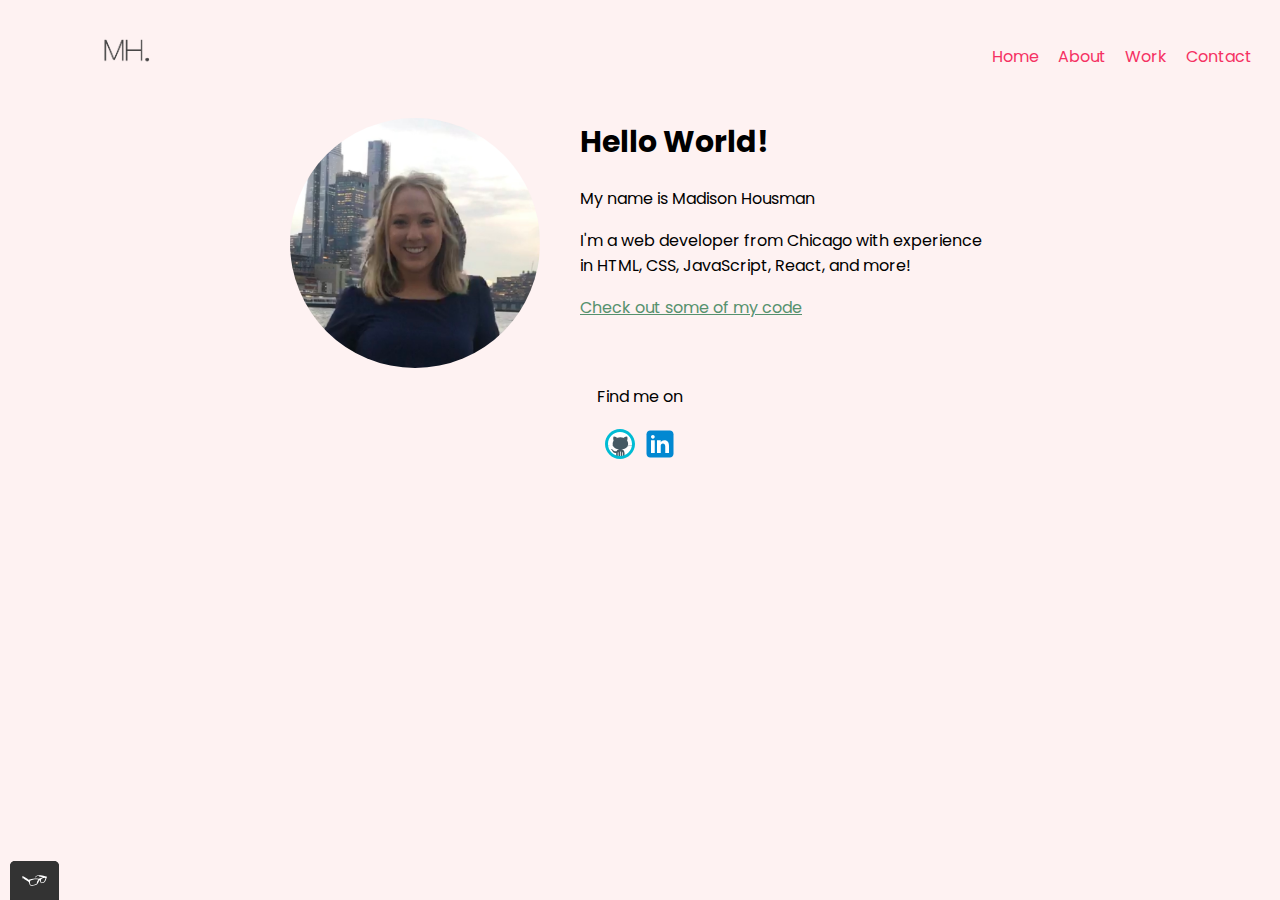
<file: index.html>
<!DOCTYPE html>
<html lang="en">
  <head>
    <meta charset="UTF-8" />
    <meta http-equiv="X-UA-Compatible" content="IE=edge" />
    <meta name="viewport" content="width=device-width, initial-scale=1" />
    <title>Madison's Portfolio</title>
    <link rel="shortcut icon" href="img/icons8-star-32.png" />
    <a href="about.html"></a>
    <a href="contact.html"></a>
    <link rel="preconnect" href="https://fonts.googleapis.com" />
    <link rel="preconnect" href="https://fonts.gstatic.com" crossorigin />
    <link
      href="https://fonts.googleapis.com/css2?family=Lato:wght@100;400;700&family=Poppins:wght@100;400;700&display=swap"
      rel="stylesheet"
    />
    <link
      rel="stylesheet"
      type="text/css"
      href="https://necolas.github.io/normalize.css/8.0.1/normalize.css"
    />
    <link rel="stylesheet" type="text/css" href="css/style.production.css" />
  </head>
  <body>
    <header class="page-header">
      <img src="img/logo.png" alt="logo" class="page-header__item" />
      <nav class="main-navigation page-header__item">
        <ul role="menubar" class="navigation-list">
          <li role="presentation">
            <a
              href="index.html"
              role="menuitem"
              class="navigation-list__item navigation-list__item--active"
              >Home
            </a>
          </li>
          <li role="presentation">
            <a href="about.html" role="menuitem" class="navigation-list__item"
              >About</a
            >
          </li>
          <li role="presentation">
            <a href="work.html" role="menuitem" class="navigation-list__item"
              >Work</a
            >
          </li>
          <li role="presentation">
            <a href="contact.html" role="menuitem" class="navigation-list__item"
              >Contact</a
            >
          </li>
        </ul>
      </nav>
    </header>
    <div class="profile">
      <img
        src="img/portfoliopic.png"
        class="profile__portrait"
        alt="computer on a desk"
      />
      <h1>Hello World!</h1>
      <p>My name is Madison Housman</p>
      <p>
        I'm a web developer from Chicago with experience in HTML, CSS,
        JavaScript, React, and more!
      </p>
      <a href="work.html" class="page-links">Check out some of my code</a>
    </div>
    <footer class="page-footer">
      <p>Find me on</p>
      <div class="social-media">
        <a href="https://github.com/madison24" target="_blank">
          <img src="img/github.svg" alt="Github" />
        </a>
        <a
          href="https://www.linkedin.com/in/madison-housman-555b58285/"
          target="_blank"
        >
          <img src="img/linkedin.svg" alt="LinkedIn" />
        </a>
      </div>
    </footer>
    <script src="js/tota11y.min.js"></script>
  </body>
</html>
</file>
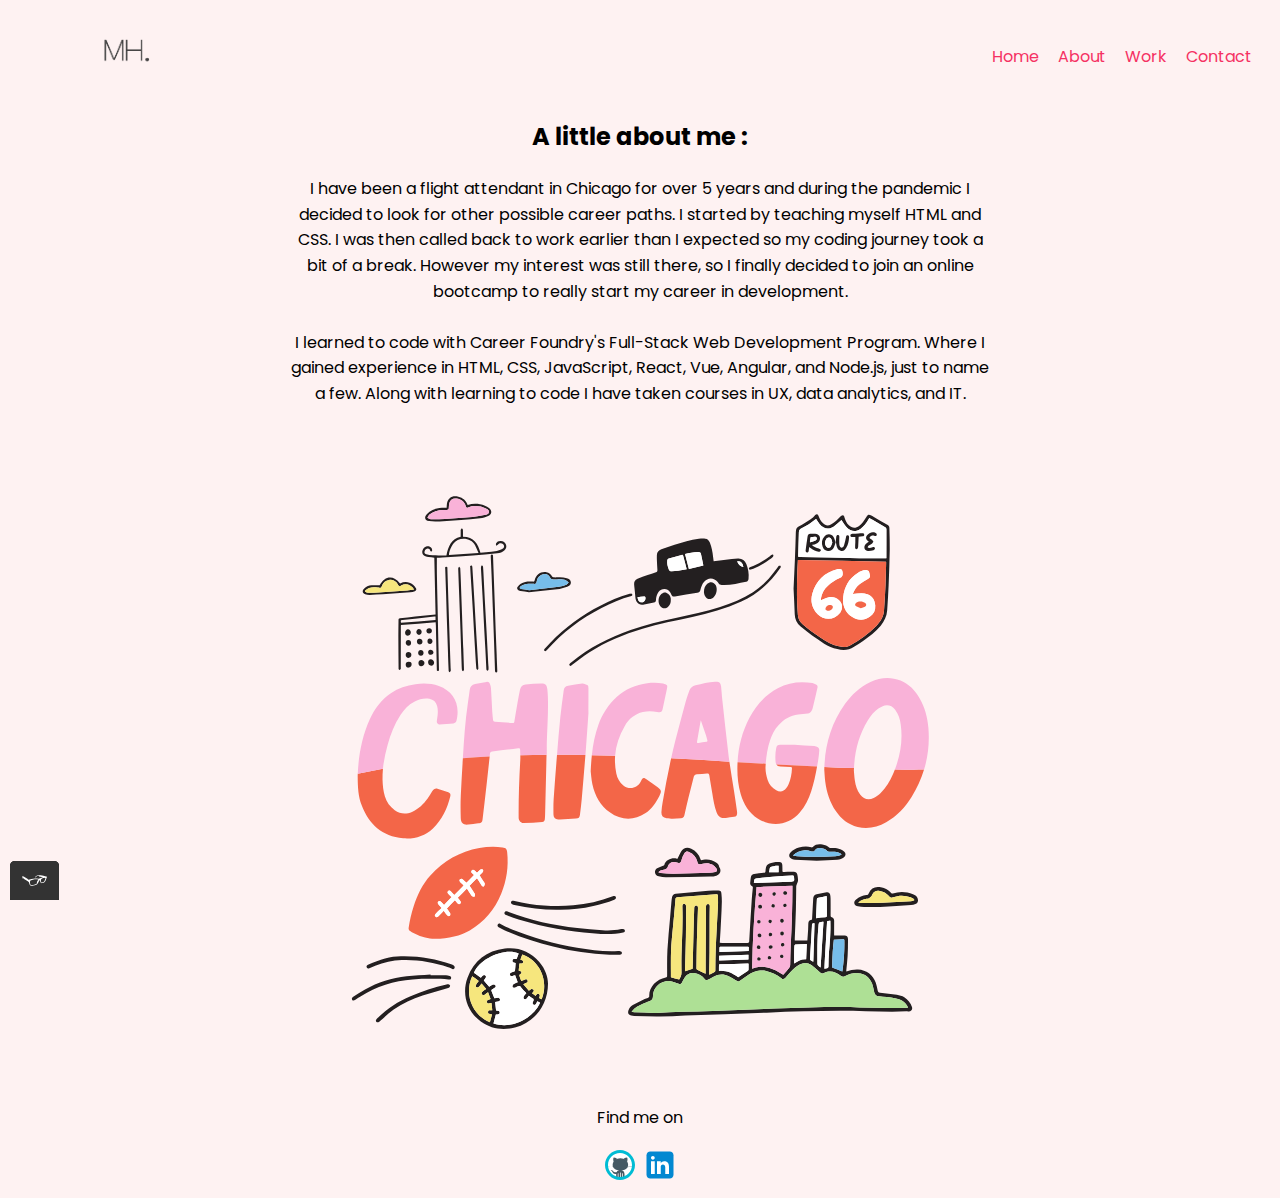
<file: about.html>
<!DOCTYPE html>
<html lang="en">
  <head>
    <meta charset="UTF-8" />
    <meta http-equiv="X-UA-Compatible" content="IE=edge" />
    <meta name="viewport" content="width=device-width, initial-scale=1" />
    <title>About</title>
    <link rel="shortcut icon" href="img/icons8-star-32.png" />
    <a href="about.html"></a>
    <a href="contact.html"></a>
    <link rel="preconnect" href="https://fonts.googleapis.com" />
    <link rel="preconnect" href="https://fonts.gstatic.com" crossorigin />
    <link
      href="https://fonts.googleapis.com/css2?family=Lato:wght@100;400;700&family=Poppins:wght@100;400;700&display=swap"
      rel="stylesheet"
    />
    <link
      rel="stylesheet"
      type="text/css"
      href="https://necolas.github.io/normalize.css/8.0.1/normalize.css"
    />
    <link rel="stylesheet" type="text/css" href="css/style.production.css" />
  </head>
  <body>
    <header class="page-header">
      <img src="img/logo.png" alt="logo" class="page-header__item" />
      <nav class="main-navigation page-header__item">
        <ul role="menubar" class="navigation-list">
          <li role="presentation">
            <a href="index.html" role="menuitem" class="navigation-list__item"
              >Home</a
            >
          </li>
          <li role="presentation">
            <a
              href="about.html"
              role="menuitem"
              class="navigation-list__item navigation-list__item--active"
              >About</a
            >
          </li>
          <li role="presentation">
            <a href="work.html" role="menuitem" class="navigation-list__item"
              >Work</a
            >
          </li>
          <li role="presentation">
            <a href="contact.html" role="menuitem" class="navigation-list__item"
              >Contact</a
            >
          </li>
        </ul>
      </nav>
    </header>
    <div class="about-me__container">
      <h2 class="about-me">A little about me :</h2>
      <p class="about-me__item">
        I have been a flight attendant in Chicago for over 5 years and during
        the pandemic I decided to look for other possible career paths. I
        started by teaching myself HTML and CSS. I was then called back to work
        earlier than I expected so my coding journey took a bit of a break.
        However my interest was still there, so I finally decided to join an
        online bootcamp to really start my career in development.
        <br />
        <br />
        I learned to code with Career Foundry's Full-Stack Web Development
        Program. Where I gained experience in HTML, CSS, JavaScript, React, Vue,
        Angular, and Node.js, just to name a few. Along with learning to code I
        have taken courses in UX, data analytics, and IT.
      </p>
    </div>

    <div class="chicago">
      <?xml version="1.0" encoding="UTF-8" standalone="no"?>
      <svg
        xmlns:dc="http://purl.org/dc/elements/1.1/"
        xmlns:cc="http://creativecommons.org/ns#"
        xmlns:rdf="http://www.w3.org/1999/02/22-rdf-syntax-ns#"
        xmlns:svg="http://www.w3.org/2000/svg"
        xmlns="http://www.w3.org/2000/svg"
        viewBox="0 0 666.66669 666.66669"
        height="666.66669"
        width="666.66669"
        xml:space="preserve"
        id="svg2"
        version="1.1"
      >
        <metadata id="metadata8">
          <rdf:RDF
            ><cc:Work rdf:about=""
              ><dc:format>image/svg+xml</dc:format
              ><dc:type
                rdf:resource="http://purl.org/dc/dcmitype/StillImage" /></cc:Work
          ></rdf:RDF>
        </metadata>
        <defs id="defs6" />
        <g transform="matrix(1.3333333,0,0,-1.3333333,0,666.66667)" id="g10">
          <g transform="scale(0.1)" id="g12">
            <path
              id="path14"
              style="
                fill: #fef2f2;
                fill-opacity: 1;
                fill-rule: nonzero;
                stroke: none;
              "
              d="M 5000,0 H 0 V 5000 H 5000 V 0"
            />
            <path
              id="path16"
              style="
                fill: #231f20;
                fill-opacity: 1;
                fill-rule: nonzero;
                stroke: none;
              "
              d="m 963.863,3547.92 c -3.511,0 -6.136,0.24 -8.718,-0.03 -42.809,-4.43 -85.633,-8.8 -128.422,-13.46 -36.625,-3.98 -73.254,-7.97 -109.805,-12.63 -15.027,-1.92 -14.926,-2.71 -11.484,-20.3 86.113,7.11 172.414,14.24 258.429,21.34 0,9.24 0,16.83 0,25.08 z m 322.667,476.66 c -9.3,21.08 -16.69,40.22 -25.96,58.39 -28.75,56.34 -123.96,67.82 -165.17,8.65 -14.61,-20.98 -24.51,-43.92 -29.61,-68.93 -0.74,-3.61 -0.44,-7.44 -0.71,-13.16 73.26,4.98 145.43,9.88 221.45,15.05 z M 974.07,3989.8 c 0,-40.78 -0.531,-79.97 0.118,-119.14 1.265,-76.53 3.175,-153.04 4.851,-229.57 3.024,-138.28 6.063,-276.57 9.109,-414.85 0.528,-24.09 1.165,-48.16 1.625,-72.25 0.125,-6.35 0.122,-13.68 -8.687,-13.55 -8.484,0.13 -7.32,7.42 -7.449,13.15 -2.367,109.15 -4.696,218.31 -7.129,327.46 -0.176,8.08 -1.059,16.14 -1.695,25.39 -86.93,-7.2 -172.993,-14.32 -259.911,-21.5 -0.359,-3.09 -1,-6.04 -1.007,-8.99 -0.2,-104.11 -0.344,-208.22 -0.5,-312.33 -0.004,-3.11 0.976,-6.77 -0.344,-9.16 -1.602,-2.91 -4.949,-6.13 -7.934,-6.58 -2.226,-0.33 -5.57,3.16 -7.465,5.67 -1.191,1.58 -0.8,4.49 -0.816,6.8 -0.609,79.65 -1.43,159.3 -1.66,238.95 -0.121,40.78 0.914,81.57 1.191,122.35 0.055,7.92 2.953,12.45 11.082,13.45 38.117,4.67 76.168,9.94 114.344,14.07 50.48,5.44 101.059,10.01 152.477,15.04 -3.176,142.73 -6.305,283.59 -9.45,425.24 -15.324,1.56 -29.933,2.68 -44.429,4.67 -7.637,1.04 -15.328,2.87 -22.536,5.57 -15.57,5.83 -24.332,18.88 -23.722,33.78 0.68,16.83 13.683,34.21 29.762,39.76 14.652,5.07 30.144,1.11 39.578,-11.59 3.406,-4.57 4.863,-11.17 5.433,-17.02 0.25,-2.53 -3.718,-7.35 -6.277,-7.73 -2.512,-0.37 -7.531,3.1 -8.195,5.71 -2.563,10.11 -8.766,16.24 -18.61,16.16 -10.519,-0.09 -17.789,-7.05 -22.312,-16.38 -5.914,-12.21 -2.36,-23.35 10.746,-26.91 15.609,-4.24 31.863,-7.7 47.961,-8.27 34.812,-1.22 69.701,-0.37 103.451,-0.37 13.43,66.41 35.13,122.48 107.04,139.56 0,13.88 -0.02,27.74 0,41.61 0,3.89 -0.98,8.25 0.44,11.54 1.69,3.9 5.49,6.89 8.37,10.27 2.76,-3.6 7.7,-7.08 7.9,-10.81 0.87,-16.58 0.38,-33.24 0.38,-51.52 81.93,-0.8 113.55,-53.05 130.96,-121.35 14.31,1.22 28.12,2.17 41.89,3.64 26.99,2.87 54.21,4.73 80.85,9.61 14.86,2.73 29.19,9.85 42.95,16.61 8.84,4.35 13.59,13.44 11.22,23.61 -2.72,11.62 -12.26,16.79 -23.12,18.52 -9.95,1.59 -17.7,-2.57 -23.8,-11.12 -2.51,-3.52 -8.01,-4.92 -12.16,-7.28 -0.48,5.51 -3.21,12.2 -1.05,16.33 7.34,14.06 20.68,20.01 36,18.89 18.33,-1.35 33.3,-10.12 39.39,-28.1 5.12,-15.08 0.6,-29.36 -11.34,-40.3 -15.45,-14.16 -34.51,-21.63 -54.77,-23.76 -60.97,-6.39 -122.04,-11.79 -183.12,-17.09 -34.8,-3.01 -69.67,-5.38 -104.53,-7.49 -41.47,-2.5 -82.97,-4.44 -124.46,-6.57 -13.91,-0.71 -27.835,-1.25 -40.64,-1.83"
            />
            <path
              id="path18"
              style="
                fill: #231f20;
                fill-opacity: 1;
                fill-rule: nonzero;
                stroke: none;
              "
              d="m 2268.79,1011.27 c -143.38,4.42 -284.19,27.44 -423.31,61.86 -124.99,30.93 -246.85,71.09 -364.83,122.73 -14.88,6.51 -29.11,14.64 -43.25,22.7 -7.48,4.26 -11.26,11.38 -6.43,19.75 4.83,8.37 12.53,8.48 20.24,4.18 63.41,-35.37 131.74,-58.95 199.95,-82.5 163.53,-56.45 331.18,-95.17 503.36,-113.52 59.54,-6.35 119.13,-11.68 179.12,-6.8 4.98,0.41 10.13,0.03 15.08,-0.76 8.1,-1.31 14.04,-5.41 13.27,-14.66 -0.75,-8.97 -6.79,-12.85 -15.13,-12.91 -26.02,-0.2 -52.05,-0.07 -78.07,-0.07"
            />
            <path
              id="path20"
              style="
                fill: #231f20;
                fill-opacity: 1;
                fill-rule: nonzero;
                stroke: none;
              "
              d="m 2204.29,1167.32 c -165.6,9.83 -352.79,34.17 -535.85,85.56 -59.02,16.56 -118.8,30.59 -174.68,56.86 -10.73,5.05 -15.19,10.69 -12.16,18.83 3.07,8.26 12.6,11.76 22.61,7.8 168.34,-66.63 344.05,-102.5 523,-124.04 62.82,-7.56 126,-12.64 189.14,-17.04 46.98,-3.27 93.98,-1.28 140.25,9.33 4.46,1.02 9.29,1.2 13.87,0.81 7.86,-0.68 13.27,-5.05 13.77,-13.21 0.53,-8.42 -4.73,-12.54 -12.53,-14.15 -47.43,-9.78 -95.37,-12.97 -167.42,-10.75"
            />
            <path
              id="path22"
              style="
                fill: #231f20;
                fill-opacity: 1;
                fill-rule: nonzero;
                stroke: none;
              "
              d="m 1868.93,1350.01 c -103.39,0.31 -208.9,12.62 -313.2,35.54 -5.65,1.24 -11.36,2.85 -16.58,5.27 -7.66,3.55 -11.18,9.98 -7.91,18.2 3.09,7.81 9.76,9.14 17.43,7.63 39.97,-7.91 79.71,-17.44 119.98,-23.27 109.15,-15.81 218.96,-20.97 328.92,-11.21 101.78,9.02 200.74,31.68 296.32,68.33 11.61,4.44 20.05,2.11 22.64,-6.48 3.2,-10.57 -3.31,-15.88 -11.92,-19.49 -50.67,-21.28 -103.79,-34.29 -157.11,-46.82 -90.52,-21.29 -182.25,-30.26 -278.57,-27.7"
            />
            <path
              id="path24"
              style="
                fill: #231f20;
                fill-opacity: 1;
                fill-rule: nonzero;
                stroke: none;
              "
              d="m 926.934,857.852 c 38.437,0 76.886,0.277 115.316,-0.2 9.17,-0.121 18.55,-2.011 27.39,-4.582 8.71,-2.539 14.24,-9.168 10.86,-18.718 -3.13,-8.852 -10.48,-9.133 -19.24,-8.051 -19.97,2.449 -40.14,4.929 -60.21,4.781 -69.859,-0.473 -139.987,1.387 -209.523,-3.961 C 651.211,816.34 519.848,775.469 401.133,697.898 c -12.664,-8.269 -25.699,-16 -38.317,-24.347 -10.289,-6.801 -18.753,-7.18 -23.761,-0.309 -5.188,7.117 -2.707,16.977 7.746,23.547 29.25,18.363 58.558,36.672 88.488,53.883 96.637,55.617 201.547,86.699 311.57,99.84 59.629,7.117 119.871,9.09 179.836,13.379 0.082,-2.02 0.16,-4.032 0.239,-6.039"
            />
            <path
              id="path26"
              style="
                fill: #231f20;
                fill-opacity: 1;
                fill-rule: nonzero;
                stroke: none;
              "
              d="m 715.563,1000.46 c 138.023,1.72 253.125,-21.819 365.797,-59.319 6.88,-2.289 13.7,-5.711 19.53,-9.993 7.78,-5.718 9.45,-16.699 4.08,-22.668 -6.89,-7.66 -13.73,-5.25 -21.62,-0.199 -7.35,4.711 -15.91,7.867 -24.31,10.559 -113.188,36.09 -228.497,57.75 -348.048,53.199 -69.105,-2.629 -135.301,-16.898 -199.121,-43.078 -14.703,-6.039 -29.504,-11.859 -44.191,-17.93 -7.891,-3.261 -14.953,-2.41 -19.149,5.301 -4.199,7.699 -1.054,14.27 5.918,18.996 2.231,1.524 4.637,2.852 7.117,3.934 86.985,37.738 176.52,64.188 253.997,61.198"
            />
            <path
              id="path28"
              style="
                fill: #231f20;
                fill-opacity: 1;
                fill-rule: nonzero;
                stroke: none;
              "
              d="m 1073.4,780.461 c -0.66,-12.891 -6.94,-15.813 -14.57,-18.039 C 994.844,743.738 930.332,726.621 867.102,705.641 790.297,680.16 716.09,647.672 650.055,600.25 613.316,573.879 580.309,542.309 545.652,513.051 c -2.066,-1.75 -3.636,-5.211 -5.781,-5.52 -5.961,-0.89 -13.328,-2.722 -17.898,-0.172 -6.946,3.879 -6.641,11.961 -2.067,18.45 3.324,4.722 7.551,8.851 11.637,12.98 70.414,71.09 153.305,123.492 245.039,162.27 87.348,36.941 177.195,66.382 269.698,87.531 4.85,1.109 10.57,2.781 14.77,1.199 5.29,-1.969 9.44,-7.008 12.35,-9.328"
            />
            <path
              id="path30"
              style="
                fill: #231f20;
                fill-opacity: 1;
                fill-rule: nonzero;
                stroke: none;
              "
              d="m 1422.73,3253.54 c 1.47,-37.23 2.89,-74.47 4.46,-111.7 0.27,-6.34 -0.09,-12.41 -7.99,-12.7 -7.78,-0.28 -8.91,5.52 -9.12,12 -2.4,74.89 -4.81,149.78 -7.45,224.66 -2.98,84.18 -6.19,168.36 -9.32,252.53 -3.09,83.02 -6.09,166.03 -9.34,249.03 -1.72,43.83 -3.9,87.64 -5.83,131.46 -0.27,6.36 -0.48,13.47 8.08,14.16 8.4,0.68 8.83,-6.8 9.08,-12.28 1.43,-32.18 2.33,-64.4 3.5,-96.59 3.01,-82.24 6.14,-164.48 9.08,-246.72 2.53,-70.61 4.71,-141.23 7.34,-211.83 2.39,-64.01 5.17,-128.01 7.77,-192.01 -0.08,0 -0.17,0 -0.26,-0.01"
            />
            <path
              id="path32"
              style="
                fill: #231f20;
                fill-opacity: 1;
                fill-rule: nonzero;
                stroke: none;
              "
              d="m 1361.35,3166.96 c 0,-5.82 0.77,-11.79 -0.31,-17.41 -0.57,-2.98 -3.94,-6.63 -6.81,-7.51 -1.8,-0.56 -5.6,3.02 -7.4,5.54 -1.43,1.99 -1.49,5.17 -1.63,7.85 -2.64,51.55 -5.06,103.11 -7.83,154.65 -2.72,50.75 -5.95,101.48 -8.63,152.24 -4.28,80.99 -8.13,162 -12.46,242.98 -3.48,65.1 -7.42,130.16 -11.07,195.25 -0.42,7.36 -1.06,14.86 -0.08,22.08 0.5,3.67 4.37,6.89 6.72,10.31 2.98,-3.45 8.15,-6.66 8.55,-10.38 1.81,-16.95 2.34,-34.05 3.21,-51.1 3.36,-66.28 6.5,-132.58 10.06,-198.85 4.34,-80.59 9.16,-161.15 13.5,-241.75 4.21,-78.28 8.03,-156.58 12.11,-234.87 0.51,-9.69 1.59,-19.34 2.41,-29.01 -0.11,-0.01 -0.23,-0.01 -0.34,-0.02"
            />
            <path
              id="path34"
              style="
                fill: #231f20;
                fill-opacity: 1;
                fill-rule: nonzero;
                stroke: none;
              "
              d="m 1057.99,3261.9 c -3.13,90.39 -6.38,180.77 -9.34,271.17 -1.98,60.52 -3.39,121.06 -5.35,181.58 -2.05,63.24 -4.58,126.46 -6.5,189.71 -0.2,6.46 -3.97,17.3 7.38,17.44 11.59,0.15 8.68,-10.79 8.91,-17.93 2.66,-83.03 5.01,-166.07 7.65,-249.1 3,-94.28 6.21,-188.55 9.34,-282.83 2.32,-69.83 4.65,-139.66 7.04,-209.5 0.24,-6.97 2.15,-14.11 1.1,-20.83 -0.66,-4.22 -5.39,-7.8 -8.29,-11.66 -2.62,3.63 -7.34,7.16 -7.53,10.92 -2.01,40.32 -3.32,80.67 -4.82,121.01 0.14,0.01 0.28,0.01 0.41,0.02"
            />
            <path
              id="path36"
              style="
                fill: #231f20;
                fill-opacity: 1;
                fill-rule: nonzero;
                stroke: none;
              "
              d="m 1221.46,3922.49 c 3.32,3.76 6.65,7.53 9.97,11.29 2.94,-3.71 8.2,-7.28 8.46,-11.17 5.72,-87.53 10.99,-175.09 16.13,-262.65 5.02,-85.65 9.66,-171.32 14.72,-256.97 4.8,-81.35 10.03,-162.68 14.54,-244.05 0.22,-3.95 -4.69,-8.19 -7.21,-12.29 -2.83,3.79 -7.8,7.41 -8.14,11.42 -2.66,30.93 -4.56,61.93 -6.45,92.93 -3.31,54.23 -6.51,108.47 -9.62,162.72 -4.11,71.69 -7.92,143.38 -12.17,215.05 -4.23,71.28 -8.9,142.53 -13.26,213.81 -1.59,25.95 -2.83,51.92 -4.23,77.88 -0.91,0.68 -1.83,1.36 -2.74,2.03"
            />
            <path
              id="path38"
              style="
                fill: #231f20;
                fill-opacity: 1;
                fill-rule: nonzero;
                stroke: none;
              "
              d="m 1172.43,3299.06 c 1.61,-47.73 3.24,-95.47 4.83,-143.21 0.1,-3.1 0.78,-6.56 -0.32,-9.22 -1.28,-3.08 -4.11,-7.45 -6.51,-7.6 -2.61,-0.18 -7.42,3.46 -7.92,6.07 -1.59,8.32 -1.91,16.93 -2.2,25.45 -3.23,94.69 -6.26,189.39 -9.56,284.08 -2.94,84.6 -6.1,169.19 -9.27,253.78 -2.51,66.74 -5.32,133.46 -7.45,200.21 -0.14,4.17 4.45,8.49 6.84,12.74 2.97,-3.71 8.3,-7.26 8.53,-11.14 2.02,-32.93 3.24,-65.93 4.46,-98.92 3.07,-83.43 6.09,-166.86 9,-250.3 2.56,-73.35 4.9,-146.7 7.49,-220.05 0.49,-13.97 1.66,-27.91 2.52,-41.86 -0.15,-0.01 -0.3,-0.02 -0.44,-0.03"
            />
            <path
              id="path40"
              style="
                fill: #231f20;
                fill-opacity: 1;
                fill-rule: nonzero;
                stroke: none;
              "
              d="m 908.215,3204.82 c -0.086,12.92 8.465,22.57 19.848,22.42 11.96,-0.17 24.988,-12.04 25.222,-23 0.32,-14.6 -8.68,-24.67 -21.914,-24.52 -13.543,0.15 -23.066,10.48 -23.156,25.1"
            />
            <path
              id="path42"
              style="
                fill: #231f20;
                fill-opacity: 1;
                fill-rule: nonzero;
                stroke: none;
              "
              d="m 735.523,3426.87 c -0.085,13.15 10.45,26.31 21.27,26.56 11.582,0.26 22.109,-11.06 22.059,-23.75 -0.047,-14.13 -9.59,-25.2 -21.911,-25.43 -12.074,-0.22 -21.339,9.56 -21.418,22.62"
            />
            <path
              id="path44"
              style="
                fill: #231f20;
                fill-opacity: 1;
                fill-rule: nonzero;
                stroke: none;
              "
              d="m 835.785,3199.56 c 0.172,13.18 9.125,22.84 21.031,22.66 12.758,-0.18 24.09,-10.38 24.223,-21.8 0.156,-13.21 -11.754,-24.51 -25.648,-24.34 -12.485,0.15 -19.789,8.9 -19.606,23.48"
            />
            <path
              id="path46"
              style="
                fill: #231f20;
                fill-opacity: 1;
                fill-rule: nonzero;
                stroke: none;
              "
              d="m 763.293,3209.79 c 13.484,0.43 21.082,-5.67 21.543,-17.3 0.602,-15.19 -9.023,-26.68 -22.773,-27.2 -12.336,-0.46 -21.473,8.81 -21.797,22.12 -0.379,15.26 6.394,21.84 23.027,22.38"
            />
            <path
              id="path48"
              style="
                fill: #231f20;
                fill-opacity: 1;
                fill-rule: nonzero;
                stroke: none;
              "
              d="m 760.922,3238.39 c -12.199,-0.02 -20.508,8.65 -20.652,21.57 -0.149,13.28 7.718,21.66 20.289,21.58 13.699,-0.08 22.222,-7.66 22.324,-19.85 0.109,-13.67 -8.938,-23.27 -21.961,-23.3"
            />
            <path
              id="path50"
              style="
                fill: #231f20;
                fill-opacity: 1;
                fill-rule: nonzero;
                stroke: none;
              "
              d="m 824.395,3359.48 c -0.196,13.63 6.597,21.76 18.394,22.02 14.074,0.31 23.34,-8.15 23.535,-21.49 0.168,-11.56 -8.648,-20.81 -20.254,-21.24 -12.14,-0.45 -21.5,8.49 -21.675,20.71"
            />
            <path
              id="path52"
              style="
                fill: #231f20;
                fill-opacity: 1;
                fill-rule: nonzero;
                stroke: none;
              "
              d="m 740.465,3351.17 c -0.211,12.93 7.469,21.96 18.723,22.03 13.484,0.07 21.464,-7.99 21.609,-21.83 0.137,-13.31 -6.973,-21.83 -18.477,-22.14 -12.422,-0.34 -21.652,8.92 -21.855,21.94"
            />
            <path
              id="path54"
              style="
                fill: #231f20;
                fill-opacity: 1;
                fill-rule: nonzero;
                stroke: none;
              "
              d="m 874.258,3274.67 c -0.188,-12.65 -8.297,-20.71 -20.367,-20.25 -11.95,0.47 -20.317,9.13 -20.278,21 0.043,11.97 8.903,21.87 19.535,21.85 12.59,-0.03 21.305,-9.36 21.11,-22.6"
            />
            <path
              id="path56"
              style="
                fill: #231f20;
                fill-opacity: 1;
                fill-rule: nonzero;
                stroke: none;
              "
              d="m 917.184,3460.83 c 12.519,-0.42 19.824,-7.66 19.664,-19.48 -0.176,-12.95 -8.59,-21.27 -21.258,-21.02 -12.461,0.25 -20.723,8.73 -20.11,20.67 0.704,13.74 7.875,20.29 21.704,19.83"
            />
            <path
              id="path58"
              style="
                fill: #231f20;
                fill-opacity: 1;
                fill-rule: nonzero;
                stroke: none;
              "
              d="m 860.195,3433.53 c -0.09,-12.57 -8.91,-22.57 -19.984,-22.64 -10.754,-0.08 -20.172,9.78 -20.215,21.17 -0.051,11.62 8.969,22.49 18.867,22.72 11.508,0.26 21.41,-9.6 21.332,-21.25"
            />
            <path
              id="path60"
              style="
                fill: #231f20;
                fill-opacity: 1;
                fill-rule: nonzero;
                stroke: none;
              "
              d="m 903.52,3363.99 c 0.031,12.41 6.07,20.28 15.757,20.53 12.719,0.33 22.067,-8.96 22.067,-21.94 0.004,-11.74 -7.145,-19.21 -18.449,-19.27 -12.805,-0.07 -19.403,6.97 -19.375,20.68"
            />
            <path
              id="path62"
              style="
                fill: #231f20;
                fill-opacity: 1;
                fill-rule: nonzero;
                stroke: none;
              "
              d="m 929.473,3261.09 c -12.278,0.05 -21.192,8.47 -21.075,19.92 0.11,10.93 6.918,19.02 16.098,19.14 13.336,0.17 24.043,-8.79 24.082,-20.15 0.035,-11.06 -7.933,-18.95 -19.105,-18.91"
            />
            <path
              id="path64"
              style="
                fill: #f36648;
                fill-opacity: 1;
                fill-rule: nonzero;
                stroke: none;
              "
              d="m 4409.44,2401.58 c -4.93,-12.94 -10.12,-25.83 -15.69,-38.66 -22.23,-51.26 -50.07,-99.48 -90.98,-138.32 -15.54,-14.75 -33.63,-28.02 -52.75,-37.56 -39.18,-19.56 -75.49,-9.05 -101.69,26.18 -23.13,31.11 -33.8,67.2 -39.36,104.72 -4.14,27.98 -5.55,56.37 -7.35,75.68 0.21,6.12 0.53,12.15 0.83,18.2 -73.91,2.46 -147.93,5.44 -222.04,8.79 -0.3,-7.28 -0.65,-14.54 -0.82,-21.88 1.79,-22.57 3.05,-55.24 7.19,-87.55 10.3,-80.34 33.87,-156.28 80.62,-223.49 40.32,-57.99 92.47,-100.5 162.31,-117.71 76.26,-18.8 147.25,-2.19 214.14,35.45 80.88,45.52 142.09,111.64 190.51,189.57 40.99,65.99 72.17,134.47 93.72,205.33 -72.68,-1.96 -145.82,-0.9 -218.64,1.25"
            />
            <path
              id="path66"
              style="
                fill: #f9b2d8;
                fill-opacity: 1;
                fill-rule: nonzero;
                stroke: none;
              "
              d="m 4206.77,2770.29 c 20.91,33.94 45.79,64.79 78.81,87.98 8.83,6.21 18.38,11.77 28.31,16 38.11,16.25 71.96,7.31 97.33,-25.51 25.24,-32.66 36.48,-71.04 41.94,-110.99 15.97,-116.79 -2.6,-228.38 -43.72,-336.19 72.82,-2.15 145.96,-3.21 218.64,-1.25 30.27,99.62 41.34,203.95 32.54,312.91 -6.3,77.8 -25.93,152.32 -65.26,220.52 -34.17,59.29 -79.11,107.74 -143.65,134.47 -76.63,31.74 -152.14,24.15 -225.76,-10.23 -79.53,-37.14 -140.99,-95.91 -191.37,-166.44 -98.97,-138.56 -146.87,-293.8 -154.17,-470.95 74.11,-3.35 148.13,-6.33 222.04,-8.79 6.74,132.86 37.96,250.73 104.32,358.47"
            />
            <path
              id="path68"
              style="
                fill: #f36648;
                fill-opacity: 1;
                fill-rule: nonzero;
                stroke: none;
              "
              d="m 1599.65,2471.22 c -8.44,-143.96 -13.26,-288.01 -12.33,-432.23 0.14,-20.26 16.29,-40.07 36.35,-39.5 46.9,1.36 93.76,4.62 140.58,7.97 11.74,0.84 18.42,9.42 19.49,21.33 0.97,10.83 1.79,21.7 2.05,32.56 3.68,149.9 7.25,299.79 10.84,449.69 -65.64,-0.46 -131.22,-1.56 -196.74,-3.35 0.35,-12.19 0.47,-24.35 -0.24,-36.47"
            />
            <path
              id="path70"
              style="
                fill: #f9b2d8;
                fill-opacity: 1;
                fill-rule: nonzero;
                stroke: none;
              "
              d="m 1798.64,2514.69 c 0,31.47 -0.84,62.96 0.15,94.4 3.53,111.83 11.8,223.55 7.85,335.54 -0.71,20.16 -1.99,40.37 -4.35,60.39 -3.81,32.21 -13.33,42.53 -45.58,42.09 -39.08,-0.54 -78.17,-4.22 -117.14,-7.82 -23.25,-2.15 -37.19,-17.11 -42,-39.32 -6.49,-29.96 -12.01,-60.13 -17.26,-90.33 -8.78,-50.49 -16.91,-101.1 -25.76,-151.58 -0.58,-3.3 -5.17,-8.6 -7.65,-8.46 -45.7,2.53 -91.37,5.69 -137.04,8.86 -9.08,0.64 -13.8,5.91 -14.65,15.03 -1.83,19.72 -4.56,39.37 -5.71,59.12 -3.44,59.35 -5.99,118.74 -9.66,178.07 -0.67,10.99 -3.63,22.28 -7.86,32.46 -4.39,10.59 -12.98,17.33 -25.98,14.98 -28.59,-5.18 -57.28,-9.83 -85.8,-15.39 -23.32,-4.55 -36.24,-19.22 -39.44,-42.91 -9.12,-67.72 -19.84,-135.26 -27.4,-203.15 -7.52,-67.55 -13.13,-135.36 -17.52,-203.18 -2.34,-36.25 -4.62,-72.5 -6.86,-108.76 66.87,5.45 133.85,9.93 200.91,13.59 0.74,7.03 1.52,14.06 2.25,21.09 1.19,11.53 6.25,16.23 17.08,17.51 65.16,7.7 130.31,15.44 195.39,23.69 10.95,1.39 13.81,-3.49 13.98,-12.57 0.25,-13.44 0.92,-26.91 1.3,-40.35 65.52,1.79 131.1,2.89 196.74,3.35 0.04,1.22 0.06,2.43 0.09,3.65 0.64,0 1.28,0 1.92,0"
            />
            <path
              id="path72"
              style="
                fill: #f36648;
                fill-opacity: 1;
                fill-rule: nonzero;
                stroke: none;
              "
              d="m 1153.47,2204.89 c -2.66,-56.21 -1.79,-112.66 -0.25,-168.95 1,-36.47 19.91,-51.16 56.65,-47.7 24.73,2.34 49.3,6.33 73.96,9.47 25.01,3.19 30.07,6.39 33.05,30.8 10.68,87.5 20.53,175.1 30.4,262.7 7.78,69.01 15.36,138.05 22.61,207.11 -67.06,-3.66 -134.04,-8.14 -200.91,-13.59 -5.75,-93.26 -11.08,-186.53 -15.51,-279.84"
            />
            <path
              id="path74"
              style="
                fill: #f9b2d8;
                fill-opacity: 1;
                fill-rule: nonzero;
                stroke: none;
              "
              d="m 3473.84,2622.96 c 13.73,41.7 33.77,80.22 64.31,112.35 39.88,41.94 86.18,72.32 145.53,78.19 24.36,2.41 48.73,4.61 73.06,7.23 13.03,1.41 22.22,8.8 27.87,20.41 3.21,6.61 6.74,13.33 8.42,20.4 12.08,50.97 23.77,102.04 35.45,153.11 2.41,10.51 0.43,19.29 -10.8,23.9 -8.88,3.66 -17.29,9.68 -26.47,11.17 -90.69,14.71 -178.17,5.19 -260.16,-38.47 -94.42,-50.28 -161.71,-126.98 -211.31,-220.4 -55.59,-104.7 -83.99,-216.71 -90.37,-334.4 70.39,-4.24 140.74,-8.47 211.03,-12.58 4.22,60.9 14.25,120.85 33.44,179.09"
            />
            <path
              id="path76"
              style="
                fill: #f9b2d8;
                fill-opacity: 1;
                fill-rule: nonzero;
                stroke: none;
              "
              d="m 3842.09,2543.42 c 1.12,17.6 -7.26,26.34 -24.23,30.63 -4.51,1.14 -9.11,2.29 -13.72,2.61 -49.21,3.35 -98.42,6.54 -146.84,9.72 -37.04,0 -73.17,0.25 -109.3,-0.11 -17.82,-0.17 -25.36,-6.64 -28.94,-24.14 -6.87,-33.77 -7.8,-67.96 -4.73,-102.13 0.78,-8.73 2.69,-15.51 5.9,-20.75 101.94,-5.81 203.73,-11.28 305.37,-16.12 2.51,13.9 4.98,27.81 7.43,41.71 4.58,25.93 7.38,52.29 9.06,78.58"
            />
            <path
              id="path78"
              style="
                fill: #f36648;
                fill-opacity: 1;
                fill-rule: nonzero;
                stroke: none;
              "
              d="m 3551.04,2424.52 c 24.78,-1.85 49.64,-2.98 74.49,-3.65 9.09,-0.25 11.97,-3.22 11.66,-12.34 -1.39,-40.81 -9.05,-80.24 -25.29,-117.73 -4.43,-10.24 -10.2,-20.16 -16.76,-29.2 -19.18,-26.4 -47.49,-32.5 -75.8,-16.26 -30.69,17.62 -53.42,42.24 -64.44,76.61 -10.49,32.79 -17.42,66.15 -15.78,100.76 0.33,7.07 0.79,14.12 1.28,21.16 -70.29,4.11 -140.64,8.34 -211.03,12.58 -0.16,-2.81 -0.36,-5.59 -0.48,-8.39 -3.52,-77.68 1.79,-154.8 23.71,-229.7 22.27,-76.18 61.06,-141.41 130.06,-185.62 105.78,-67.76 231.38,-49.8 313.21,45.06 40.59,47.07 66.64,101.63 85.91,160.03 19.98,60.56 32.52,122.8 43.82,185.3 -101.64,4.84 -203.43,10.31 -305.37,16.12 5.65,-9.19 15.4,-13.57 30.81,-14.73"
            />
            <path
              id="path80"
              style="
                fill: #f36648;
                fill-opacity: 1;
                fill-rule: nonzero;
                stroke: none;
              "
              d="m 380.09,2353.1 c 0.453,-84.44 4.68,-154.66 29.988,-220.74 54.75,-142.91 153.336,-233.77 310.981,-247.16 84.289,-7.17 160.929,16.82 223.535,74.37 70.366,64.68 107.326,149.07 130.256,240.21 3.77,14.98 -0.48,24.64 -14.93,30.12 -26.78,10.16 -54.08,19.19 -81.654,26.92 -15.567,4.36 -30.985,-5.22 -39.336,-19.36 -10.453,-17.71 -20.602,-35.76 -32.785,-52.25 -31.731,-42.97 -68.532,-80.52 -118.84,-101.97 -45.297,-19.3 -88.707,-16.38 -129.219,12.65 -35.875,25.71 -60.707,59.65 -73.645,102.03 -12.699,41.62 -16.769,84.48 -17.894,127.7 -0.719,27.53 0.566,54.78 3.144,81.83 -63.093,-11.42 -126.062,-23.96 -188.894,-37.68 -0.25,-5.57 -0.52,-11.15 -0.707,-16.67"
            />
            <path
              id="path82"
              style="
                fill: #f9b2d8;
                fill-opacity: 1;
                fill-rule: nonzero;
                stroke: none;
              "
              d="m 701.152,2809.93 c 27.731,42.06 60.852,78.63 107.317,100.93 34.558,16.59 69.976,27.62 109.094,20.3 30.73,-5.76 49.742,-23.6 58.261,-53.32 6.774,-23.64 6.071,-47.69 3.629,-71.73 -1.488,-14.65 -4.867,-29.14 -5.957,-43.8 -1.031,-13.89 9.215,-25.21 20.914,-24.27 34.46,2.75 68.88,5.92 103.31,8.84 12.37,1.05 20.27,7.46 23.08,19.46 2.47,10.57 4.79,21.22 6.3,31.96 14.9,105.54 -37.93,193.18 -138.022,228.68 -57.363,20.35 -116.305,22.1 -176.008,13.85 -66.297,-9.15 -128.629,-29.23 -184.308,-67.27 -71.328,-48.73 -121.414,-115.02 -156.953,-192.8 -61.536,-134.66 -85.028,-277.27 -91.012,-410.99 62.832,13.72 125.801,26.26 188.894,37.68 5.719,60.05 18.5,119.08 34.844,177.69 22.137,79.4 51.035,155.66 96.617,224.79"
            />
            <path
              id="path84"
              style="
                fill: #f36648;
                fill-opacity: 1;
                fill-rule: nonzero;
                stroke: none;
              "
              d="m 2667.38,2155.39 c -4.13,-24.07 -7.74,-48.4 -9.1,-72.74 -1.6,-28.65 10.57,-42.74 38.77,-47.19 16.04,-2.54 32.43,-2.83 45.15,-3.85 23.01,1.49 42.42,2.48 61.77,4.06 17.5,1.42 22.93,6.31 26.93,23.47 10.03,43.1 19.51,86.33 29.97,129.33 12.46,51.28 25.87,102.33 38.52,153.57 3.39,13.71 10.61,21.66 25.3,22.75 25.15,1.85 50.31,3.94 75.38,6.74 10.69,1.2 15.51,-2.28 17.2,-12.86 7.34,-45.99 15.35,-91.87 22.69,-137.87 7.46,-46.79 14.66,-93.64 31.09,-138.37 13.45,-36.59 31.33,-47.88 70.27,-44.13 20.87,2 41.64,5.06 62.39,8.07 15.11,2.18 20.3,7.63 21.84,22.53 0.59,5.74 0.55,11.71 -0.27,17.41 -7.48,51.88 -14.93,103.77 -22.89,155.57 -11.19,72.79 -24.06,145.36 -34.32,218.26 -145.48,8.75 -291.11,17.4 -436.76,25.05 -24.26,-109.32 -44.99,-219.39 -63.93,-329.8"
            />
            <path
              id="path86"
              style="
                fill: #f9b2d8;
                fill-opacity: 1;
                fill-rule: nonzero;
                stroke: none;
              "
              d="m 2994.78,2608.99 c -19.19,-2.74 -38.32,-6.04 -57.41,-9.41 -9.99,-1.77 -13.65,1.68 -11.86,11.81 7.67,43.54 15.12,87.12 22.7,130.68 1.5,8.6 3.25,17.16 5.42,28.64 13.66,-39.67 26.4,-76.1 38.66,-112.7 4.06,-12.1 6.95,-24.59 10.22,-36.94 1.77,-6.67 0.34,-10.93 -7.73,-12.08 z m 117.73,335.37 c -2.89,26.23 -3.23,52.76 -6.72,78.89 -4.03,30.29 -15.16,38.47 -45.5,36.25 -49.75,-3.64 -98.09,-14.66 -146.29,-27.22 -23.43,-6.12 -38.63,-18.74 -46.56,-40.88 -8.76,-24.47 -18.63,-48.68 -25.42,-73.7 -27.02,-99.62 -53.86,-199.3 -79.21,-299.35 -11.21,-44.24 -21.62,-88.65 -31.5,-133.16 145.65,-7.65 291.28,-16.3 436.76,-25.05 -1.92,13.58 -3.92,27.15 -5.61,40.76 -18.33,147.62 -33.66,295.6 -49.95,443.46"
            />
            <path
              id="path88"
              style="
                fill: #f36648;
                fill-opacity: 1;
                fill-rule: nonzero;
                stroke: none;
              "
              d="m 2127.64,2388.62 c 2.89,-22.97 5.01,-60.79 12.76,-97.43 18.38,-86.85 60.41,-160.05 133.25,-213.34 79.26,-58 181.84,-60.49 263,-5.69 49.09,33.14 80.86,80.96 107.25,132.66 16.34,32.03 14.76,41.57 -13.48,63.52 -25.72,20 -53,38.01 -79.63,56.84 -27.08,19.15 -32.35,17.71 -46.28,-12.41 -24.09,-52.14 -87.39,-67.37 -131.9,-31.24 -28.56,23.2 -45.48,54.11 -52.76,89.64 -9.26,45.21 -12.05,89.33 -9.03,132.43 -58.17,1.92 -116.31,3.5 -174.44,4.75 -4.04,-38.51 -6.74,-78.28 -8.74,-119.73"
            />
            <path
              id="path90"
              style="
                fill: #f9b2d8;
                fill-opacity: 1;
                fill-rule: nonzero;
                stroke: none;
              "
              d="m 2518.87,2831.53 c 35.19,8.76 71.09,6.83 106.54,1.03 30.75,-5.03 36.53,-3.37 43.98,31.06 10.42,48.18 19.93,96.55 30.57,144.68 5.06,22.84 3.21,27.57 -19.1,34.9 -3.3,1.08 -6.71,1.96 -10.14,2.56 -39.34,6.92 -78.83,7.31 -118.37,2.03 -86.92,-11.59 -164.64,-43.85 -230,-103.37 -62.77,-57.15 -106.71,-126.95 -135.89,-206.15 -27.01,-73.27 -41.56,-148.75 -50.08,-229.92 58.13,-1.25 116.27,-2.83 174.44,-4.75 5.49,78.34 30.48,153.27 72.67,224.79 30.75,52.12 75.68,88.3 135.38,103.14"
            />
            <path
              id="path92"
              style="
                fill: #f36648;
                fill-opacity: 1;
                fill-rule: nonzero;
                stroke: none;
              "
              d="m 1850.05,2179.31 c -2.59,-38.3 -2.05,-76.89 -1.55,-115.33 0.3,-23.45 11.73,-34.44 34.87,-37.44 4.61,-0.59 9.33,-0.95 13.95,-0.68 39.93,2.3 79.89,4.34 119.76,7.4 20.22,1.55 27.4,8.37 30.13,28.99 5.15,38.86 10.03,77.82 13.41,116.87 9.52,110.03 18.75,220.09 27.52,330.17 -71.05,1.28 -142.05,1.98 -212.99,2 -8.95,-110.62 -17.59,-221.26 -25.1,-331.98"
            />
            <path
              id="path94"
              style="
                fill: #f9b2d8;
                fill-opacity: 1;
                fill-rule: nonzero;
                stroke: none;
              "
              d="m 2110.93,2824 c 0,79.19 0.13,132.81 -0.06,186.42 -0.07,21.29 -1.08,22.19 -21.06,28.65 -1.06,0.34 -1.88,1.47 -2.93,1.74 -7.58,1.96 -15.5,6.19 -22.75,5.27 -35.4,-4.49 -70.72,-9.84 -105.88,-15.95 -20.72,-3.59 -29.72,-13.55 -32.64,-35.42 -9,-67.36 -18.79,-134.65 -25.69,-202.22 -9.47,-92.73 -17.04,-185.65 -24.56,-278.56 -0.08,-0.88 -0.14,-1.76 -0.21,-2.64 70.94,-0.02 141.94,-0.72 212.99,-2 1.35,16.91 2.78,33.82 4.11,50.72 7.53,96.42 13.69,192.93 18.68,263.99"
            />
            <path
              id="path96"
              style="
                fill: #f36648;
                fill-opacity: 1;
                fill-rule: nonzero;
                stroke: none;
              "
              d="m 1294.42,1607.84 c 6.5,6.07 13.12,12.02 19.48,18.25 9.11,8.91 10.47,18.1 3.85,24.25 -6.28,5.83 -15.14,4.4 -23.56,-3.89 -6.48,-6.39 -12.91,-12.85 -19.33,-19.26 -6.75,6.19 -11.99,11.39 -17.66,16.1 -6.89,5.73 -14.76,8.61 -21.61,0.68 -6.65,-7.71 -3.48,-15.13 3.28,-21.44 5.25,-4.91 10.48,-9.84 13.84,-13.01 -19.6,-20.12 -37.92,-38.93 -56.29,-57.79 -8.86,8.04 -18.01,16.43 -27.27,24.71 -6.89,6.14 -14.68,8.46 -21.65,1.04 -7.13,-7.58 -3.46,-15.11 2.75,-21.53 3.23,-3.34 7.05,-6.11 10.34,-9.4 5.39,-5.38 10.55,-10.96 14.37,-14.96 -22.64,-23.34 -45,-46.39 -70.02,-72.21 -8.95,10.03 -17.46,20.09 -26.58,29.57 -5.43,5.63 -12.5,6.99 -18.89,1.67 -6.84,-5.7 -6.33,-13.07 -1.65,-19.86 2.83,-4.11 6.62,-7.61 10.27,-11.07 6.37,-6.07 12.96,-11.91 17.07,-15.65 -20.08,-20.74 -38.55,-39.83 -57.3,-59.2 -6.64,7.3 -13.51,15.21 -20.78,22.72 -7.842,8.09 -16.545,9.23 -22.408,2.86 -7.074,-7.69 -3.996,-14.91 1.969,-21.68 7.402,-8.4 14.779,-16.82 23.389,-26.63 -6.81,-6.13 -13.061,-11.39 -18.885,-17.08 -9.176,-8.95 -18.274,-18 -27.004,-27.38 -5.629,-6.05 -7.184,-13.38 -1.09,-19.88 6.64,-7.09 13.984,-5.04 20.672,0.62 2.664,2.24 5.16,4.73 7.55,7.26 11.167,11.86 22.267,23.77 34.297,36.64 8.54,-11.71 15.09,-21.3 22.32,-30.36 3.27,-4.11 7.37,-8.81 12.01,-10.17 3.85,-1.14 11.57,0.92 13.03,3.84 2.36,4.7 3.22,12.59 0.76,16.82 -7.74,13.26 -17.33,25.45 -24.45,35.56 20.34,21.06 39.87,41.28 59.87,61.98 5.77,-6.67 11.61,-13.39 17.42,-20.14 6.14,-7.11 13.4,-12.01 22.04,-5.06 8.63,6.93 5.71,15.08 -0.31,22.48 -6.55,8.02 -13.18,15.98 -17.91,21.72 23.13,23.3 45.42,45.75 68.85,69.34 9.32,-14.06 19.11,-28.91 28.98,-43.68 3.45,-5.15 6.1,-11.81 10.96,-14.74 4.69,-2.84 13.65,-4.35 17.22,-1.71 3.66,2.72 3.42,11.15 4.08,17.16 0.2,1.81 -2.22,3.94 -3.5,5.89 -12.86,19.71 -25.74,39.4 -37.74,57.75 18.25,18.57 36.45,37.08 55.44,56.41 5.41,-7.65 11.29,-15.29 16.45,-23.39 6.47,-10.14 12.06,-20.84 18.59,-30.94 4.34,-6.72 11.95,-9.67 17.95,-4.58 3.96,3.37 5.27,11.05 5.7,16.95 0.26,3.68 -3,7.85 -5.25,11.44 -10.7,17.07 -21.58,34.02 -33.66,52.98 z M 954.469,1131.63 c -37.184,-0.16 -94.84,9.97 -148.063,38.94 -13.265,7.22 -26.609,14.68 -38.476,23.89 -4.219,3.27 -6.539,12.4 -5.703,18.27 7.992,56.21 20.418,111.49 38.461,165.35 27.972,83.47 64.457,162.62 124.546,228.46 99.546,109.08 221.366,178.9 367.266,205.34 57.72,10.46 115.71,13.09 173.91,4.57 25.82,-3.79 32.35,-10.34 34.95,-35.23 11.22,-107.57 -3.8,-211.66 -44.9,-311.47 -48.37,-117.45 -125.88,-211 -235.94,-275.57 -68.32,-40.09 -166.29,-63.96 -266.051,-62.55"
            />
            <path
              id="path98"
              style="
                fill: #ffffff;
                fill-opacity: 1;
                fill-rule: nonzero;
                stroke: none;
              "
              d="m 1294.42,1607.84 c 12.08,-18.96 22.96,-35.91 33.66,-52.98 2.25,-3.59 5.51,-7.76 5.25,-11.44 -0.43,-5.9 -1.74,-13.58 -5.7,-16.95 -6,-5.09 -13.61,-2.14 -17.95,4.58 -6.53,10.1 -12.12,20.8 -18.59,30.94 -5.16,8.1 -11.04,15.74 -16.45,23.39 -18.99,-19.33 -37.19,-37.84 -55.44,-56.41 12,-18.35 24.88,-38.04 37.74,-57.75 1.28,-1.95 3.7,-4.08 3.5,-5.89 -0.66,-6.01 -0.42,-14.44 -4.08,-17.16 -3.57,-2.64 -12.53,-1.13 -17.22,1.71 -4.86,2.93 -7.51,9.59 -10.96,14.74 -9.87,14.77 -19.66,29.62 -28.98,43.68 -23.43,-23.59 -45.72,-46.04 -68.85,-69.34 4.73,-5.74 11.36,-13.7 17.91,-21.72 6.02,-7.4 8.94,-15.55 0.31,-22.48 -8.64,-6.95 -15.9,-2.05 -22.04,5.06 -5.81,6.75 -11.65,13.47 -17.42,20.14 -20,-20.7 -39.53,-40.92 -59.87,-61.98 7.12,-10.11 16.71,-22.3 24.45,-35.56 2.46,-4.23 1.6,-12.12 -0.76,-16.82 -1.46,-2.92 -9.18,-4.98 -13.03,-3.84 -4.64,1.36 -8.74,6.06 -12.01,10.17 -7.23,9.06 -13.78,18.65 -22.32,30.36 -12.03,-12.87 -23.13,-24.78 -34.297,-36.64 -2.39,-2.53 -4.886,-5.02 -7.55,-7.26 -6.688,-5.66 -14.032,-7.71 -20.672,-0.62 -6.094,6.5 -4.539,13.83 1.09,19.88 8.73,9.38 17.828,18.43 27.004,27.38 5.824,5.69 12.075,10.95 18.885,17.08 -8.61,9.81 -15.987,18.23 -23.389,26.63 -5.965,6.77 -9.043,13.99 -1.969,21.68 5.863,6.37 14.566,5.23 22.408,-2.86 7.27,-7.51 14.14,-15.42 20.78,-22.72 18.75,19.37 37.22,38.46 57.3,59.2 -4.11,3.74 -10.7,9.58 -17.07,15.65 -3.65,3.46 -7.44,6.96 -10.27,11.07 -4.68,6.79 -5.19,14.16 1.65,19.86 6.39,5.32 13.46,3.96 18.89,-1.67 9.12,-9.48 17.63,-19.54 26.58,-29.57 25.02,25.82 47.38,48.87 70.02,72.21 -3.82,4 -8.98,9.58 -14.37,14.96 -3.29,3.29 -7.11,6.06 -10.34,9.4 -6.21,6.42 -9.88,13.95 -2.75,21.53 6.97,7.42 14.76,5.1 21.65,-1.04 9.26,-8.28 18.41,-16.67 27.27,-24.71 18.37,18.86 36.69,37.67 56.29,57.79 -3.36,3.17 -8.59,8.1 -13.84,13.01 -6.76,6.31 -9.93,13.73 -3.28,21.44 6.85,7.93 14.72,5.05 21.61,-0.68 5.67,-4.71 10.91,-9.91 17.66,-16.1 6.42,6.41 12.85,12.87 19.33,19.26 8.42,8.29 17.28,9.72 23.56,3.89 6.62,-6.15 5.26,-15.34 -3.85,-24.25 -6.36,-6.23 -12.98,-12.18 -19.48,-18.25"
            />
            <path
              id="path100"
              style="
                fill: #231f20;
                fill-opacity: 1;
                fill-rule: nonzero;
                stroke: none;
              "
              d="m 3272.83,3920.67 c -3.98,31.28 -19.2,45.07 -46.41,42.76 6.65,-23.48 21.95,-37.26 46.41,-42.76 z m -794.21,-227.24 c 2.02,-7.72 3.14,-14.24 5.43,-20.31 5.51,-14.57 20.54,-21.51 35.97,-17.17 11.07,3.11 20.02,18.65 18.75,31.52 -0.8,8.15 -4.46,11.74 -12.74,10.83 -15.29,-1.69 -30.59,-3.15 -47.41,-4.87 z m 494.12,237.86 c -6.28,30.17 -12.11,58.89 -18.31,87.54 -1.86,8.64 -7.99,13.05 -16.79,13.37 -34.88,1.31 -68.26,-6.95 -102.28,-14.96 9.78,-37.62 19.26,-74.13 29.02,-111.7 36.07,8.57 71,16.87 108.36,25.75 z m -124.91,-28.17 c -8.76,33.54 -16.74,64.7 -25.15,95.75 -1.61,5.9 -2.76,14.57 -12.18,12 -32.15,-8.78 -64.13,-18.16 -96.18,-27.33 -7.62,-2.17 -11.15,-7.28 -12.19,-15.14 -3.01,-22.72 3.34,-43.73 10.8,-64.64 3.9,-10.89 11.65,-16.48 23.04,-15.7 15.82,1.08 31.67,2.48 47.37,4.65 20.99,2.92 41.85,6.71 64.49,10.41 z m 202.16,59.24 c 31.03,4.38 60.83,9.17 90.78,12.64 30.44,3.52 60.97,6.57 91.55,8.29 30.6,1.72 52.39,-15.26 62.66,-41.64 13.8,-35.43 21.44,-72.94 16.53,-111.73 -1.36,-10.85 -6.87,-18.7 -17.5,-20.7 -60.92,-11.49 -121.24,-27.81 -184.22,-23.76 -9.35,0.6 -16.41,3.66 -21.78,11.16 -2.48,3.47 -5.18,6.79 -7.81,10.15 -28.32,36.18 -73.72,36.51 -103.13,0.82 -14.75,-17.9 -21.62,-39.38 -27.07,-61.25 -3.12,-12.52 -10.44,-17.78 -22.56,-19.68 -55.97,-8.79 -111.86,-18 -167.78,-27.08 -16.83,-2.73 -19.31,-1.47 -27.43,14.1 -2.87,5.5 -5.6,11.1 -8.79,16.41 -23.83,39.66 -70.34,26.23 -87.28,2.74 -13.32,-18.48 -17.77,-39.5 -19.13,-61.37 -0.64,-10.44 -5.06,-15.3 -15.01,-17.18 -24.39,-4.61 -48.7,-9.67 -73.02,-14.69 -45.02,-9.28 -63.86,18.4 -66.35,54.77 -1.41,20.7 -3.9,41.34 -5.94,62.01 -1.1,11.19 -2.77,22.35 -3.32,33.56 -0.96,19.74 6.55,35.42 25.62,42.74 24.95,9.59 50.41,17.85 75.65,26.71 20.85,7.32 41.66,14.79 62.57,21.97 8.23,2.82 11.41,8.18 10.88,16.75 -1.52,24.01 -2.9,48.03 -3.9,72.06 -0.54,12.76 -0.7,25.59 -0.15,38.35 0.97,22.31 13.01,36.98 33.67,44.22 32.92,11.53 65.81,23.25 99.14,33.51 59.69,18.37 119.49,36.81 181.72,44.78 16.02,2.05 32.47,2.19 48.63,1.34 18.11,-0.97 27.72,-13.56 34.06,-29.35 13.71,-34.18 20.32,-69.93 24.32,-106.33 1.25,-11.46 2.92,-22.89 4.39,-34.32"
            />
            <path
              id="path102"
              style="
                fill: #231f20;
                fill-opacity: 1;
                fill-rule: nonzero;
                stroke: none;
              "
              d="m 1975.39,3177.19 c -2.91,2 -6.72,3.22 -7.37,5.39 -0.98,3.26 -1.07,8.24 0.82,10.61 4.03,5.08 9.39,9.18 14.52,13.29 133.39,106.6 282.32,184.47 443.31,240.21 110.63,38.31 223.8,67.15 338.26,91.03 112.11,23.39 224.56,45.42 333.4,81.85 85.92,28.74 169.77,62.07 246.68,111.36 64.86,41.58 117.61,94.96 162.43,156.92 7.97,11.02 16.15,21.88 24.41,32.68 2.32,3.06 4.77,6.82 8.03,8.15 3.4,1.38 9.9,1.75 11.32,-0.18 2.11,-2.85 2.76,-9.36 0.87,-12.19 -74.97,-111.76 -170.5,-199.48 -294.53,-255.08 -118.29,-53.02 -241.62,-89.56 -368.04,-116.24 -125,-26.38 -250.31,-51.34 -372.68,-88.64 -140.95,-42.98 -276.85,-97.86 -401.15,-178.02 -45.28,-29.2 -87.54,-63.11 -131.19,-94.86 -2.74,-2 -5.57,-3.86 -9.09,-6.28"
            />
            <path
              id="path104"
              style="
                fill: #231f20;
                fill-opacity: 1;
                fill-rule: nonzero;
                stroke: none;
              "
              d="m 2432.08,3721.15 c 2.35,-2.23 7.02,-5.02 8.71,-9.07 0.72,-1.73 -4.25,-8.09 -7.5,-8.91 -78.82,-19.99 -152.23,-53.54 -224.18,-90.28 -155.9,-79.6 -292.6,-184.47 -409.54,-314.89 -0.26,-0.29 -0.52,-0.58 -0.79,-0.86 -5.03,-5.21 -10.14,-13.3 -18.02,-5.78 -6.91,6.59 -0.69,12.64 4.04,17.93 52.66,58.91 109.71,113.21 171.48,162.49 122.39,97.64 257.13,173.5 403.79,228.16 19.6,7.3 39.89,12.75 59.9,18.93 2.94,0.91 6.07,1.17 12.11,2.28"
            />
            <path
              id="path106"
              style="
                fill: #231f20;
                fill-opacity: 1;
                fill-rule: nonzero;
                stroke: none;
              "
              d="m 2976.97,3731.17 c 0.85,27.81 7.73,47.95 24.97,63.43 22.76,20.43 52.46,13.77 65.05,-14.25 12.16,-27.08 5.51,-64.55 -15.21,-85.82 -23.59,-24.19 -55.58,-18.74 -68.73,12.33 -3.85,9.08 -4.9,19.35 -6.08,24.31"
            />
            <path
              id="path108"
              style="
                fill: #231f20;
                fill-opacity: 1;
                fill-rule: nonzero;
                stroke: none;
              "
              d="m 2728.44,3672.36 c 0.68,-19.6 -5.16,-36.81 -19.82,-50.24 -18.87,-17.29 -44.81,-14.49 -59.95,6.1 -18.82,25.59 -14.71,67.16 8.78,88.53 11.58,10.53 25.53,14.66 39.92,9.08 18.95,-7.33 28.5,-23.05 31.01,-42.99 0.43,-3.44 0.06,-6.98 0.06,-10.48"
            />
            <path
              id="path110"
              style="
                fill: #231f20;
                fill-opacity: 1;
                fill-rule: nonzero;
                stroke: none;
              "
              d="m 3321.18,3899.79 c -2.44,2.58 -7.53,5.79 -7.12,7.98 0.77,4.17 3.87,9.59 7.47,11.21 9.46,4.27 20.08,5.93 29.57,10.14 42.99,19.12 83.28,42.91 120.68,71.53 3.69,2.83 7.3,5.76 11.02,8.55 5.1,3.82 11.62,6.34 14.91,-0.2 1.69,-3.4 -0.9,-11.03 -4.07,-14.35 -6.34,-6.66 -14.17,-12 -21.78,-17.32 -39.15,-27.35 -79.6,-52.43 -124.42,-69.62 -7.91,-3.03 -16.25,-4.94 -26.26,-7.92"
            />
            <path
              id="path112"
              style="
                fill: #ffffff;
                fill-opacity: 1;
                fill-rule: nonzero;
                stroke: none;
              "
              d="m 2847.83,3903.12 c -22.64,-3.7 -43.5,-7.49 -64.49,-10.41 -15.7,-2.17 -31.55,-3.57 -47.37,-4.65 -11.39,-0.78 -19.14,4.81 -23.04,15.7 -7.46,20.91 -13.81,41.92 -10.8,64.64 1.04,7.86 4.57,12.97 12.19,15.14 32.05,9.17 64.03,18.55 96.18,27.33 9.42,2.57 10.57,-6.1 12.18,-12 8.41,-31.05 16.39,-62.21 25.15,-95.75"
            />
            <path
              id="path114"
              style="
                fill: #ffffff;
                fill-opacity: 1;
                fill-rule: nonzero;
                stroke: none;
              "
              d="m 2972.74,3931.29 c -37.36,-8.88 -72.29,-17.18 -108.36,-25.75 -9.76,37.57 -19.24,74.08 -29.02,111.7 34.02,8.01 67.4,16.27 102.28,14.96 8.8,-0.32 14.93,-4.73 16.79,-13.37 6.2,-28.65 12.03,-57.37 18.31,-87.54"
            />
            <path
              id="path116"
              style="
                fill: #ffffff;
                fill-opacity: 1;
                fill-rule: nonzero;
                stroke: none;
              "
              d="m 2478.62,3693.43 c 16.82,1.72 32.12,3.18 47.41,4.87 8.28,0.91 11.94,-2.68 12.74,-10.83 1.27,-12.87 -7.68,-28.41 -18.75,-31.52 -15.43,-4.34 -30.46,2.6 -35.97,17.17 -2.29,6.07 -3.41,12.59 -5.43,20.31"
            />
            <path
              id="path118"
              style="
                fill: #ffffff;
                fill-opacity: 1;
                fill-rule: nonzero;
                stroke: none;
              "
              d="m 3272.83,3920.67 c -24.46,5.5 -39.76,19.28 -46.41,42.76 27.21,2.31 42.43,-11.48 46.41,-42.76"
            />
            <path
              id="path120"
              style="
                fill: #231f20;
                fill-opacity: 1;
                fill-rule: nonzero;
                stroke: none;
              "
              d="m 1239.21,850.68 c -62.87,-135.418 1.64,-293.95 132.55,-344.442 5.35,19.352 10.63,38.461 15.93,57.582 -12.77,5.082 -31.33,-0.3 -29.93,18.36 1.41,18.672 18.87,10.511 31.88,13.039 -2.04,18.492 -4.04,36.59 -6.05,54.679 -13.32,0.301 -28.98,-12.648 -34.24,5.383 -5.84,20 15.44,17.731 27.52,25.028 -6.13,16.261 -12.27,32.57 -18.88,50.121 -8.23,-5.821 -14.95,-9.789 -20.73,-14.828 -9.87,-8.641 -17.48,-9.711 -23.77,-2.27 -6.96,8.238 -4.72,17.898 6.15,25.387 7.59,5.23 15.37,10.172 24.49,16.16 -11.98,13.98 -23.14,27 -34.95,40.769 -7.12,-9.199 -12.35,-17.589 -19.26,-24.218 -3.57,-3.43 -10.26,-5.301 -15.3,-4.891 -3.24,0.281 -8.31,5.832 -8.5,9.25 -0.29,5.27 1.93,11.34 4.8,16.012 4.95,8.051 11.22,15.301 17.25,23.308 -16.8,12.2 -32.43,23.563 -48.96,35.571 z m 521.06,-172.86 c 57.65,143.782 -21.37,294.5 -145.39,335.16 -4.71,-12.33 -9.44,-24.71 -14.43,-37.789 11.26,-2.921 22.96,-4.441 21.2,-17.609 -2.25,-16.762 -17,-10.262 -28.45,-12.211 -1.87,-17.269 -3.73,-34.48 -5.49,-50.851 2.17,-1.438 2.77,-2.161 3.44,-2.239 8,-1.011 16.02,-2.332 17.09,-12.39 0.96,-8.961 -4.78,-12.961 -12.43,-15.879 -1.98,-0.75 -4.17,-5.762 -3.48,-7.922 4.32,-13.469 9.42,-26.711 14.37,-40.328 11.21,4.429 19.98,8.468 29.13,11.328 7.7,2.41 15.32,0.941 18.51,-7.469 3.33,-8.781 -0.94,-14.91 -9.23,-18.539 -6.94,-3.023 -13.83,-6.172 -22.83,-10.191 14.92,-17.102 28.53,-32.711 42.14,-48.321 16.3,14.489 25.6,16.391 33.18,7.719 6.52,-7.457 4.44,-13.269 -10.3,-27.098 9.36,-6.761 18.53,-13.402 28.23,-20.421 5.16,10.289 10.64,19.429 21.88,14.359 14.3,-6.457 6.88,-18.16 3.71,-28.981 6.27,-3.367 12.28,-6.617 19.15,-10.328 z m -508.39,198.321 c 17.84,-12.801 35.02,-25.129 52.08,-37.379 5.5,6.73 9.58,13 14.93,17.879 5.69,5.211 12.91,5.918 18.96,0.218 6.04,-5.687 5.5,-12.359 0.97,-18.949 -4.33,-6.289 -8.58,-12.629 -12.75,-18.762 14.15,-16.378 27.51,-31.839 40.71,-47.109 9.48,5.582 18.11,11.723 27.6,15.891 7.68,3.379 16.03,1.66 19.79,-6.899 3.75,-8.531 -0.16,-14.73 -8.39,-18.883 -6.56,-3.296 -12.92,-7.136 -18.82,-11.488 -2.22,-1.629 -4.73,-6.039 -3.99,-8.019 7.14,-19.082 14.94,-37.899 22.53,-56.762 8.79,1.402 17.15,3.441 25.58,3.891 8.54,0.441 15.6,-3.258 16.46,-12.821 0.88,-9.738 -5.52,-13.609 -14.18,-15.058 -7.47,-1.243 -14.89,-2.782 -22.11,-4.153 2.43,-22.789 4.66,-43.789 6.88,-64.656 20.07,-1.211 27.7,-4.852 27.16,-14.262 -1.2,-20.429 -19.05,-11.679 -28.83,-15.429 -6.07,-22.871 -11.96,-45.102 -17.83,-67.309 135.66,-43.672 292.99,32.789 349.83,155.879 -6.65,3.531 -13.32,7.078 -20.92,11.129 -3.12,-6.629 -5.69,-12.18 -8.35,-17.699 -3.65,-7.61 -9.63,-11.832 -17.88,-8.77 -8.84,3.27 -10.57,10.809 -7.81,19.231 1.68,5.14 4.92,9.847 6.02,15.07 0.66,3.18 -0.24,8.398 -2.46,10.18 -9.32,7.507 -19.39,14.078 -32.92,23.617 -5.91,-7.36 -11.6,-15.227 -18.13,-22.328 -7.05,-7.641 -19.78,-6.551 -21.9,2.449 -1.43,6.058 1.12,14.172 4.42,19.93 3.88,6.781 10.47,12.019 16.26,18.332 -4.92,5.207 -10.32,10.75 -15.52,16.468 -5.23,5.739 -10.15,11.77 -15.41,17.481 -6.77,7.347 -13.1,19.488 -20.8,20.488 -9.3,1.199 -19.85,-7.059 -29.82,-11.309 -1.41,-0.601 -2.77,-2.492 -3.93,-2.308 -5.95,0.887 -14.45,0.398 -17.02,3.988 -2.7,3.789 -1.55,12.75 1.28,17.399 2.89,4.742 9.65,7.421 15.13,10.171 7.16,3.579 14.74,6.352 21.62,9.239 -6.52,18.043 -12.67,35.082 -19.27,53.39 -6.14,-1.597 -12.81,-3.257 -19.45,-5.058 -8.41,-2.309 -16.04,-1.52 -19.21,7.691 -3.04,8.809 1.56,15.43 9.55,18.68 6.77,2.758 14.3,3.57 21.22,5.976 2.7,0.942 6.51,3.704 6.74,5.954 1.98,19.527 3.25,39.14 4.73,58.777 -9.85,4.07 -26.09,2.293 -23.6,18.543 3.02,19.75 20.4,8.617 31.05,10.879 5.27,14.41 10.3,28.189 15.34,41.949 -102.05,45.63 -289.65,-35.5 -335.54,-145.359 z m 555.68,-81.871 c -0.05,-161.52 -104.14,-292.391 -247.64,-327.989 -91.84,-22.781 -178.83,-10.859 -256.52,45.051 -103.98,74.828 -144.77,205.418 -99.38,327.879 47.92,129.277 143.5,203.339 280.37,219.239 102.55,11.9 190.12,-22.25 257.98,-101.009 44.56,-51.73 64.96,-113.199 65.19,-163.171"
            />
            <path
              id="path122"
              style="
                fill: #ffffff;
                fill-opacity: 1;
                fill-rule: nonzero;
                stroke: none;
              "
              d="m 1251.88,876.141 c 45.89,109.859 233.49,190.989 335.54,145.359 -5.04,-13.76 -10.07,-27.539 -15.34,-41.949 -10.65,-2.262 -28.03,8.871 -31.05,-10.879 -2.49,-16.25 13.75,-14.473 23.6,-18.543 -1.48,-19.637 -2.75,-39.25 -4.73,-58.777 -0.23,-2.25 -4.04,-5.012 -6.74,-5.954 -6.92,-2.406 -14.45,-3.218 -21.22,-5.976 -7.99,-3.25 -12.59,-9.871 -9.55,-18.68 3.17,-9.211 10.8,-10 19.21,-7.691 6.64,1.801 13.31,3.461 19.45,5.058 6.6,-18.308 12.75,-35.347 19.27,-53.39 -6.88,-2.887 -14.46,-5.66 -21.62,-9.239 -5.48,-2.75 -12.24,-5.429 -15.13,-10.171 -2.83,-4.649 -3.98,-13.61 -1.28,-17.399 2.57,-3.59 11.07,-3.101 17.02,-3.988 1.16,-0.184 2.52,1.707 3.93,2.308 9.97,4.25 20.52,12.508 29.82,11.309 7.7,-1 14.03,-13.141 20.8,-20.488 5.26,-5.711 10.18,-11.742 15.41,-17.481 5.2,-5.718 10.6,-11.261 15.52,-16.468 -5.79,-6.313 -12.38,-11.551 -16.26,-18.332 -3.3,-5.758 -5.85,-13.872 -4.42,-19.93 2.12,-9 14.85,-10.09 21.9,-2.449 6.53,7.101 12.22,14.968 18.13,22.328 13.53,-9.539 23.6,-16.11 32.92,-23.617 2.22,-1.782 3.12,-7 2.46,-10.18 -1.1,-5.223 -4.34,-9.93 -6.02,-15.07 -2.76,-8.422 -1.03,-15.961 7.81,-19.231 8.25,-3.062 14.23,1.16 17.88,8.77 2.66,5.519 5.23,11.07 8.35,17.699 7.6,-4.051 14.27,-7.598 20.92,-11.129 -56.84,-123.09 -214.17,-199.551 -349.84,-155.891 5.88,22.219 11.77,44.45 17.84,67.321 9.78,3.75 27.63,-5 28.83,15.429 0.54,9.41 -7.09,13.051 -27.16,14.262 -2.22,20.867 -4.45,41.867 -6.88,64.656 7.22,1.371 14.64,2.91 22.11,4.153 8.66,1.449 15.06,5.32 14.18,15.058 -0.86,9.563 -7.92,13.262 -16.46,12.821 -8.43,-0.45 -16.79,-2.489 -25.58,-3.891 -7.59,18.863 -15.39,37.68 -22.53,56.762 -0.74,1.98 1.77,6.39 3.99,8.019 5.9,4.352 12.26,8.192 18.82,11.488 8.23,4.153 12.14,10.352 8.39,18.883 -3.76,8.559 -12.11,10.278 -19.79,6.899 -9.49,-4.168 -18.12,-10.309 -27.6,-15.891 -13.2,15.27 -26.56,30.731 -40.71,47.109 4.17,6.133 8.42,12.473 12.75,18.762 4.53,6.59 5.07,13.262 -0.97,18.949 -6.05,5.7 -13.27,4.993 -18.96,-0.218 -5.35,-4.879 -9.43,-11.149 -14.93,-17.879 -17.06,12.25 -34.24,24.578 -52.08,37.379"
            />
            <path
              id="path124"
              style="
                fill: #f6e67d;
                fill-opacity: 1;
                fill-rule: nonzero;
                stroke: none;
              "
              d="m 1760.27,677.82 c -6.87,3.711 -12.88,6.961 -19.15,10.328 3.17,10.821 10.59,22.524 -3.71,28.981 -11.24,5.07 -16.72,-4.07 -21.88,-14.359 -9.7,7.019 -18.87,13.66 -28.23,20.421 14.74,13.829 16.82,19.641 10.3,27.098 -7.58,8.672 -16.88,6.77 -33.18,-7.719 -13.61,15.61 -27.22,31.219 -42.14,48.321 9,4.019 15.89,7.168 22.83,10.191 8.29,3.629 12.56,9.758 9.23,18.539 -3.19,8.41 -10.81,9.879 -18.51,7.469 -9.15,-2.86 -17.92,-6.899 -29.13,-11.328 -4.95,13.617 -10.05,26.859 -14.37,40.328 -0.69,2.16 1.5,7.172 3.48,7.922 7.65,2.918 13.39,6.918 12.43,15.879 -1.07,10.058 -9.09,11.379 -17.09,12.39 -0.67,0.078 -1.27,0.801 -3.44,2.239 1.76,16.371 3.62,33.582 5.49,50.851 11.45,1.949 26.2,-4.551 28.45,12.211 1.76,13.168 -9.94,14.688 -21.2,17.609 4.99,13.079 9.72,25.459 14.43,37.789 124.02,-40.66 203.04,-191.378 145.39,-335.16"
            />
            <path
              id="path126"
              style="
                fill: #f6e67d;
                fill-opacity: 1;
                fill-rule: nonzero;
                stroke: none;
              "
              d="m 1239.21,850.68 c 16.53,-12.008 32.16,-23.371 48.96,-35.571 -6.03,-8.007 -12.3,-15.257 -17.25,-23.308 -2.87,-4.672 -5.09,-10.742 -4.8,-16.012 0.19,-3.418 5.26,-8.969 8.5,-9.25 5.04,-0.41 11.73,1.461 15.3,4.891 6.91,6.629 12.14,15.019 19.26,24.218 11.81,-13.769 22.97,-26.789 34.95,-40.769 -9.12,-5.988 -16.9,-10.93 -24.49,-16.16 -10.87,-7.489 -13.11,-17.149 -6.15,-25.387 6.29,-7.441 13.9,-6.371 23.77,2.27 5.78,5.039 12.5,9.007 20.73,14.828 6.61,-17.551 12.75,-33.86 18.88,-50.121 -12.08,-7.297 -33.36,-5.028 -27.52,-25.028 5.26,-18.031 20.92,-5.082 34.24,-5.383 2.01,-18.089 4.01,-36.187 6.05,-54.679 -13.01,-2.528 -30.47,5.633 -31.88,-13.039 -1.4,-18.66 17.16,-13.278 29.93,-18.36 -5.3,-19.121 -10.58,-38.23 -15.93,-57.582 -130.91,50.492 -195.42,209.024 -132.55,344.442"
            />
            <path
              id="path128"
              style="
                fill: #231f20;
                fill-opacity: 1;
                fill-rule: nonzero;
                stroke: none;
              "
              d="m 2635.28,1631.21 c 8.3,-2.69 13.23,-5.38 18.32,-5.76 32.06,-2.39 64.19,-6.35 96.25,-5.94 90.05,1.13 180.09,3.93 270.12,6.6 13.84,0.41 27.85,2.63 41.32,5.91 12.35,3.01 18.23,16.36 10.95,25.62 -8.43,10.72 -18.41,21.18 -29.84,28.4 -26.03,16.47 -54.32,15.25 -83.04,6.5 -20.22,-6.15 -27.7,-1.16 -32.38,19.28 -7.6,33.17 -28.51,55.39 -58.56,69.4 -16.53,7.71 -28.61,4.95 -38.49,-10.22 -7.69,-11.82 -14.3,-25.06 -18.05,-38.6 -9.87,-35.59 -10.62,-36.68 -45.75,-27.08 -27.79,7.6 -52.76,-6.09 -60.42,-33.61 -3.31,-11.93 -10.45,-18.11 -22.7,-20.02 -10.63,-1.67 -21.28,-4.18 -31.38,-7.82 -5.24,-1.9 -9.32,-7.04 -16.35,-12.66 z m 143.68,100.01 c 9.03,18.97 15.76,37.3 25.91,53.48 18,28.68 46.36,36.18 76.95,21.4 33.51,-16.18 57.97,-41.15 69.77,-77.25 0.82,-2.52 1.85,-4.96 3.01,-8.05 6.39,1.32 12.39,2.59 18.4,3.81 34.76,7.02 66.44,-1.16 95.04,-20.96 11.34,-7.84 22.36,-17.23 23.6,-32.96 0.09,-1.07 0.71,-2.17 1.31,-3.12 16.52,-25.86 7.14,-53.63 -22.49,-62.37 -14.35,-4.23 -29.73,-6.54 -44.7,-6.86 -111.01,-2.39 -222.04,-4.45 -333.07,-5.61 -18,-0.18 -36.23,3.81 -54.04,7.43 -13.49,2.73 -24.78,10.46 -27.98,24.97 -3.28,14.93 3.29,28 15.37,35.19 13.67,8.13 29.6,12.39 44.42,18.65 3.46,1.47 8.44,3.63 9.23,6.45 11.52,40.86 60.31,57.15 94.45,47.11 2.2,-0.65 4.41,-1.2 4.82,-1.31"
            />
            <path
              id="path130"
              style="
                fill: #f9b2d8;
                fill-opacity: 1;
                fill-rule: nonzero;
                stroke: none;
              "
              d="m 2635.28,1631.21 c 7.03,5.62 11.11,10.76 16.35,12.66 10.1,3.64 20.75,6.15 31.38,7.82 12.25,1.91 19.39,8.09 22.7,20.02 7.66,27.52 32.63,41.21 60.42,33.61 35.13,-9.6 35.88,-8.51 45.75,27.08 3.75,13.54 10.36,26.78 18.05,38.6 9.88,15.17 21.96,17.93 38.49,10.22 30.05,-14.01 50.96,-36.23 58.56,-69.4 4.68,-20.44 12.16,-25.43 32.38,-19.28 28.72,8.75 57.01,9.97 83.04,-6.5 11.43,-7.22 21.41,-17.68 29.84,-28.4 7.28,-9.26 1.4,-22.61 -10.95,-25.62 -13.47,-3.28 -27.48,-5.5 -41.32,-5.91 -90.03,-2.67 -180.07,-5.47 -270.12,-6.6 -32.06,-0.41 -64.19,3.55 -96.25,5.94 -5.09,0.38 -10.02,3.07 -18.32,5.76"
            />
            <path
              id="path132"
              style="
                fill: #231f20;
                fill-opacity: 1;
                fill-rule: nonzero;
                stroke: none;
              "
              d="m 4134.22,1402.33 c 13.41,-1.36 23.72,-3.38 34.02,-3.31 48.88,0.42 97.8,0.35 146.61,2.44 71.72,3.06 143.37,7.76 215.04,11.9 5.39,0.31 10.87,1.19 16.02,2.78 3.37,1.05 8.9,4.16 8.72,5.8 -0.42,3.65 -3.06,8.17 -6.18,10.13 -6.82,4.31 -14.29,7.81 -21.87,10.64 -43.15,16.07 -86.33,16.72 -129.56,-0.19 -14.78,-5.79 -22.26,-4.22 -30.82,7.28 -17.51,23.55 -41.66,35.15 -69.47,40.97 -26.77,5.6 -44.19,-2.38 -56.82,-26.56 -2.51,-4.81 -3.46,-10.9 -7.01,-14.57 -5.91,-6.1 -12.89,-11.53 -20.29,-15.68 -4.46,-2.5 -10.61,-1.81 -15.92,-2.91 -21.69,-4.43 -43.08,-9.61 -62.47,-28.72 z m 163.42,-32.12 c -29.51,0 -74.54,-0.39 -119.56,0.22 -15.46,0.21 -30.97,2.32 -46.28,4.68 -12.5,1.92 -23.08,8.03 -26.6,21.29 -3.52,13.19 4.43,22.17 13.25,30.25 21.81,19.95 48.71,28.35 77.1,32.6 8.59,1.28 13.35,4.52 17.09,12.72 18.42,40.53 48.34,55.09 91.8,45.85 30.82,-6.54 57.9,-19.56 78.79,-44.05 1.91,-2.24 7.6,-3.29 10.61,-2.24 51.22,18 101.59,14.63 151.19,-5.73 15.88,-6.52 30.37,-14.4 35.74,-33.6 5.04,-18.02 0.52,-32.98 -17.3,-39.76 -10.36,-3.93 -21.74,-6.26 -32.82,-7.03 -72.43,-5.08 -144.91,-9.53 -233.01,-15.2"
            />
            <path
              id="path134"
              style="
                fill: #f6e67d;
                fill-opacity: 1;
                fill-rule: nonzero;
                stroke: none;
              "
              d="m 4134.22,1402.33 c 19.39,19.11 40.78,24.29 62.47,28.72 5.31,1.1 11.46,0.41 15.92,2.91 7.4,4.15 14.38,9.58 20.29,15.68 3.55,3.67 4.5,9.76 7.01,14.57 12.63,24.18 30.05,32.16 56.82,26.56 27.81,-5.82 51.96,-17.42 69.47,-40.97 8.56,-11.5 16.04,-13.07 30.82,-7.28 43.23,16.91 86.41,16.26 129.56,0.19 7.58,-2.83 15.05,-6.33 21.87,-10.64 3.12,-1.96 5.76,-6.48 6.18,-10.13 0.18,-1.64 -5.35,-4.75 -8.72,-5.8 -5.15,-1.59 -10.63,-2.47 -16.02,-2.78 -71.67,-4.14 -143.32,-8.84 -215.04,-11.9 -48.81,-2.09 -97.73,-2.02 -146.61,-2.44 -10.3,-0.07 -20.61,1.95 -34.02,3.31"
            />
            <path
              id="path136"
              style="
                fill: #231f20;
                fill-opacity: 1;
                fill-rule: nonzero;
                stroke: none;
              "
              d="m 3644.19,1755.79 c 13.3,-2.07 23.4,-4.39 33.6,-5.11 95,-6.61 190.03,-3.6 285.02,0.24 16.22,0.65 32.32,3.63 47.35,15.04 -15.97,12.59 -33.44,17.77 -52.23,18.6 -13.15,0.59 -26.4,-0.78 -39.55,-0.16 -5.83,0.29 -14,1.52 -16.87,5.43 -11.16,15.19 -27.57,17.78 -43.82,20.89 -19.14,3.66 -36.17,0.13 -49.08,-16.22 -8.18,-10.37 -19.02,-11.07 -30.48,-6.12 -17.67,7.63 -35.91,9.09 -54.74,6.02 -28.81,-4.69 -55.56,-13.67 -79.2,-38.61 z m 178.78,-38.37 c -49.05,2.06 -105.69,4.25 -162.31,7.01 -7.98,0.38 -16.21,2.61 -23.67,5.6 -22.13,8.87 -26.85,30.18 -10.74,47.8 17.24,18.87 38.97,30.7 63.25,37.76 30.7,8.93 61.55,12.76 92.76,1.58 3.11,-1.12 8.86,-0.08 11.03,2.2 20.34,21.41 45.68,23.23 72.34,18.66 19.24,-3.3 37.5,-9.46 52.63,-23.05 2.81,-2.53 8.67,-2.56 13.05,-2.32 23.48,1.3 46.89,0.9 68.69,-8.84 10.78,-4.82 21.58,-11.11 30.09,-19.14 13,-12.28 11.26,-29.14 -2.45,-40.74 -14.46,-12.22 -31.82,-18.44 -50.27,-19.51 -48.84,-2.81 -97.76,-4.52 -154.4,-7.01"
            />
            <path
              id="path138"
              style="
                fill: #76bdea;
                fill-opacity: 1;
                fill-rule: nonzero;
                stroke: none;
              "
              d="m 3644.19,1755.79 c 23.64,24.94 50.39,33.92 79.2,38.61 18.83,3.07 37.07,1.61 54.74,-6.02 11.46,-4.95 22.3,-4.25 30.48,6.12 12.91,16.35 29.94,19.88 49.08,16.22 16.25,-3.11 32.66,-5.7 43.82,-20.89 2.87,-3.91 11.04,-5.14 16.87,-5.43 13.15,-0.62 26.4,0.75 39.55,0.16 18.79,-0.83 36.26,-6.01 52.23,-18.6 -15.03,-11.41 -31.13,-14.39 -47.35,-15.04 -94.99,-3.84 -190.02,-6.85 -285.02,-0.24 -10.2,0.72 -20.3,3.04 -33.6,5.11"
            />
            <path
              id="path140"
              style="
                fill: #231f20;
                fill-opacity: 1;
                fill-rule: nonzero;
                stroke: none;
              "
              d="m 1025.55,4347.77 c -43.054,0.41 -81.085,-11.44 -106.995,-34.94 -6.653,-6.03 -10.121,-15.56 -15.055,-23.48 8.43,-3.87 16.82,-10.94 25.293,-11.03 35.195,-0.39 70.465,0.43 105.607,2.46 68.53,3.94 137.1,7.85 205.45,14.04 33.39,3.03 66.43,10.57 99.37,17.31 11.2,2.3 24.47,7.36 25.39,20.73 0.95,13.68 -11.55,20.24 -22.34,25.71 -26.47,13.45 -55.01,19.42 -84.41,18.52 -15.21,-0.46 -31.04,-3.31 -45.23,-8.67 -15.39,-5.8 -17.3,-7.25 -22.22,8.47 -10.73,34.2 -35.57,50.32 -69.03,56.04 -27.28,4.66 -47.64,-8.2 -54.07,-35.27 -2.66,-11.2 -3.24,-23.03 -3.65,-34.61 -0.39,-10.96 -5.61,-15.41 -15.98,-15.3 -7.37,0.08 -14.75,0.02 -22.13,0.02 z m 21.79,16.51 c 0.72,11.42 0.37,21.23 2.08,30.66 8.01,43.81 40.28,63.32 85.77,52.04 33.85,-8.39 58.65,-27.51 69.86,-61.96 44.36,14.16 87.35,10.47 129.53,-4.99 10.77,-3.94 21.44,-9.62 30.42,-16.69 24.66,-19.46 22.52,-47.36 -5.88,-60.39 -19.13,-8.78 -40.22,-15.35 -61.04,-17.91 -47.32,-5.81 -94.98,-8.86 -142.55,-12.42 -53.39,-3.99 -106.8,-8.05 -160.272,-10.59 -26.586,-1.26 -53.715,-1.76 -79.906,2.09 -31.243,4.6 -38.676,29.26 -16.914,52.36 30.339,32.21 69.527,45.5 112.892,47.71 11.58,0.59 23.21,0.09 36.01,0.09"
            />
            <path
              id="path142"
              style="
                fill: #f9b2d8;
                fill-opacity: 1;
                fill-rule: nonzero;
                stroke: none;
              "
              d="m 1025.55,4347.77 c 7.38,0 14.76,0.06 22.13,-0.02 10.37,-0.11 15.59,4.34 15.98,15.3 0.41,11.58 0.99,23.41 3.65,34.61 6.43,27.07 26.79,39.93 54.07,35.27 33.46,-5.72 58.3,-21.84 69.03,-56.04 4.92,-15.72 6.83,-14.27 22.22,-8.47 14.19,5.36 30.02,8.21 45.23,8.67 29.4,0.9 57.94,-5.07 84.41,-18.52 10.79,-5.47 23.29,-12.03 22.34,-25.71 -0.92,-13.37 -14.19,-18.43 -25.39,-20.73 -32.94,-6.74 -65.98,-14.28 -99.37,-17.31 -68.35,-6.19 -136.92,-10.1 -205.45,-14.04 -35.142,-2.03 -70.412,-2.85 -105.607,-2.46 -8.473,0.09 -16.863,7.16 -25.293,11.03 4.934,7.92 8.402,17.45 15.055,23.48 25.91,23.5 63.941,35.35 106.995,34.94"
            />
            <path
              id="path144"
              style="
                fill: #231f20;
                fill-opacity: 1;
                fill-rule: nonzero;
                stroke: none;
              "
              d="m 1667.02,3746.43 c 71.82,7.86 147.07,15.49 222.12,24.76 18.99,2.35 37.71,8.93 55.78,15.65 7.08,2.63 12.03,10.99 17.95,16.74 -6.31,5.13 -11.87,12.08 -19.07,15.03 -21.59,8.83 -44.44,9.6 -67.59,8.02 -12.7,-0.87 -25.7,-0.9 -38.24,0.94 -5.22,0.76 -11.83,6.41 -13.96,11.46 -8,19 -27.02,30.61 -47.42,27.08 -31.07,-5.39 -46.84,-21.33 -53.86,-54.45 -3.6,-17.02 -7.73,-19.52 -24.81,-17.95 -11.95,1.08 -24.14,1.59 -36.06,0.55 -20.95,-1.82 -41.91,-5 -58.81,-19.22 -3.85,-3.24 -5.93,-8.58 -8.83,-12.96 4.21,-2.43 8.17,-6.29 12.66,-7.06 18.67,-3.19 37.5,-5.45 60.14,-8.59 z m -2.51,-16.02 c -22.54,3.05 -42.54,5.37 -62.37,8.69 -5.9,0.98 -11.87,3.98 -16.86,7.43 -8.2,5.68 -12.33,14.76 -6.45,23.24 6.63,9.56 14.75,19.43 24.55,25.2 28.16,16.55 59.79,18.1 91.46,15.37 8.69,-0.75 11.07,0.93 12.78,9.36 8.8,43.26 45.48,68.72 88.13,61.7 19.77,-3.25 33.96,-14.03 42.61,-32.38 1.45,-3.06 5.81,-6.47 9.01,-6.68 10.43,-0.65 21.02,-0.66 31.39,0.48 24.01,2.63 47.3,-0.14 69.95,-8.01 14.6,-5.07 29.57,-11.64 30.54,-29.63 0.98,-18.34 -12.68,-28.75 -27.58,-33.64 -24.93,-8.19 -50.5,-16.11 -76.41,-19.29 -70.8,-8.71 -141.92,-14.88 -210.75,-21.84"
            />
            <path
              id="path146"
              style="
                fill: #76bdea;
                fill-opacity: 1;
                fill-rule: nonzero;
                stroke: none;
              "
              d="m 1667.02,3746.43 c -22.64,3.14 -41.47,5.4 -60.14,8.59 -4.49,0.77 -8.45,4.63 -12.66,7.06 2.9,4.38 4.98,9.72 8.83,12.96 16.9,14.22 37.86,17.4 58.81,19.22 11.92,1.04 24.11,0.53 36.06,-0.55 17.08,-1.57 21.21,0.93 24.81,17.95 7.02,33.12 22.79,49.06 53.86,54.45 20.4,3.53 39.42,-8.08 47.42,-27.08 2.13,-5.05 8.74,-10.7 13.96,-11.46 12.54,-1.84 25.54,-1.81 38.24,-0.94 23.15,1.58 46,0.81 67.59,-8.02 7.2,-2.95 12.76,-9.9 19.07,-15.03 -5.92,-5.75 -10.87,-14.11 -17.95,-16.74 -18.07,-6.72 -36.79,-13.3 -55.78,-15.65 -75.05,-9.27 -150.3,-16.9 -222.12,-24.76"
            />
            <path
              id="path148"
              style="
                fill: #231f20;
                fill-opacity: 1;
                fill-rule: nonzero;
                stroke: none;
              "
              d="m 802.98,3751.36 c -18.531,35.83 -63.527,49.84 -93.308,31.86 -17.754,-10.72 -17.938,-10.67 -28.984,8.02 -13.692,23.17 -39.364,35.89 -64.946,31.51 -27.672,-4.74 -46.523,-20.38 -54.945,-47.39 -2.969,-9.52 -8.231,-13.51 -18.031,-11.62 -4.18,0.8 -8.457,1.13 -12.661,1.88 -21.71,3.83 -43.441,4.48 -64.136,-3.97 -9.449,-3.87 -18.317,-9.87 -26.324,-16.3 -6.875,-5.52 -5.739,-11.86 3.5,-14.07 8.609,-2.06 17.503,-4.18 26.257,-4.14 21.317,0.11 42.645,1.03 63.918,2.38 72.711,4.61 145.418,9.3 218.086,14.53 16.797,1.21 33.434,4.68 51.574,7.31 z m -104.937,45.38 c 34.547,18.39 67.516,13.77 97.586,-9.64 9.391,-7.3 16.797,-18.1 22.691,-28.65 4.653,-8.33 -1.039,-16.64 -9.257,-19.72 -11.129,-4.17 -22.934,-7.86 -34.684,-8.79 -68.809,-5.46 -137.676,-10.3 -206.551,-14.85 -32.519,-2.16 -65.094,-3.81 -97.668,-4.41 -11.398,-0.21 -23.347,1.95 -34.215,5.56 -19.285,6.39 -23.406,22.65 -10.5,38.48 15.223,18.68 36.61,26.19 59.41,28.24 19.504,1.75 39.301,0.36 60.133,0.36 39.914,71.79 100.778,78.02 153.055,13.42"
            />
            <path
              id="path150"
              style="
                fill: #f6e67d;
                fill-opacity: 1;
                fill-rule: nonzero;
                stroke: none;
              "
              d="m 802.98,3751.36 c -18.14,-2.63 -34.777,-6.1 -51.574,-7.31 -72.668,-5.23 -145.375,-9.92 -218.086,-14.53 -21.273,-1.35 -42.601,-2.27 -63.918,-2.38 -8.754,-0.04 -17.648,2.08 -26.257,4.14 -9.239,2.21 -10.375,8.55 -3.5,14.07 8.007,6.43 16.875,12.43 26.324,16.3 20.695,8.45 42.426,7.8 64.136,3.97 4.204,-0.75 8.481,-1.08 12.661,-1.88 9.8,-1.89 15.062,2.1 18.031,11.62 8.422,27.01 27.273,42.65 54.945,47.39 25.582,4.38 51.254,-8.34 64.946,-31.51 11.046,-18.69 11.23,-18.74 28.984,-8.02 29.781,17.98 74.777,3.97 93.308,-31.86"
            />
            <path
              id="path152"
              style="
                fill: #231f20;
                fill-opacity: 1;
                fill-rule: nonzero;
                stroke: none;
              "
              d="m 3537.25,1679.49 c -21.62,1.76 -40.66,-3.09 -59.31,-9.67 -2.79,-0.98 -5.94,-4.49 -6.61,-7.37 -2.47,-10.65 -3.99,-21.53 -5.72,-31.55 25.62,0 48.91,0 71.64,0 0,17.1 0,32.12 0,48.59 z m 269.21,-430.56 c -18.3,-0.6 -18.18,-0.61 -19.16,-18.9 -1.68,-31.4 -3.41,-62.79 -5.35,-94.17 -3.12,-50.76 -6.49,-101.5 -9.53,-152.27 -0.23,-3.969 -0.04,-10.051 2.36,-11.719 7.28,-5.101 15.74,-8.519 22.63,-12.031 3.04,96.97 6.05,193.06 9.05,289.09 z M 3091.19,968.922 c 73.67,2.34 146.71,4.66 219.73,6.988 0,11.289 0,22.32 0,35.55 -73.74,-2.53 -146.46,-5.02 -219.73,-7.54 0,-13.041 0,-23.74 0,-34.998 z m 221.39,70.598 c 0.37,5.77 0.78,11.16 1.03,16.55 0.79,16.43 0.73,16.34 -15.31,16.29 -54.7,-0.16 -109.39,-0.28 -164.09,-0.29 -10.85,0 -21.72,0.96 -32.55,0.56 -2.75,-0.11 -7.55,-3.61 -7.7,-5.8 -0.78,-11.4 -0.36,-22.87 -0.36,-34.6 72.71,2.42 145.06,4.83 218.98,7.29 z m 568.05,-133.54 c 7.48,2.141 13.31,4.711 19.33,5.34 8.99,0.942 10.65,5.141 10.84,13.692 0.83,37.258 1.06,74.629 4.51,111.688 6.74,72.36 12.54,144.7 10.11,217.45 -0.12,3.73 -0.01,7.46 -0.01,11.99 -6.69,-0.59 -11.66,-1.38 -16.63,-1.4 -6.49,-0.03 -8.19,-2.87 -8.56,-9.24 -4.93,-86.46 -10.29,-172.88 -15.32,-259.34 -1.72,-29.711 -2.83,-59.461 -4.27,-90.18 z m -28.57,9.782 c 7.28,115.838 14.41,229.438 21.6,343.868 -5.02,-0.58 -6.56,-0.7 -8.07,-0.94 -26.98,-4.29 -26.63,-4.32 -29.42,-30.87 -9.91,-94.47 -8.46,-189.26 -8.02,-284.019 0.02,-3.481 1.27,-7.871 3.58,-10.262 5.85,-6.027 12.63,-11.16 20.33,-17.777 z m -103.29,176.608 c -29.6,-1.22 -58.14,-2.16 -86.63,-4.01 -2.4,-0.16 -6.08,-6.24 -6.33,-9.77 -1.29,-18.17 -2.01,-36.4 -2.26,-54.63 -0.34,-25.409 -0.08,-50.831 -0.08,-78.069 28.02,18.539 55.51,35.23 90.23,32.519 1.69,37.92 3.31,74.53 5.07,113.96 z m 148.48,360.77 c -21.96,-4.57 -42.3,-9.01 -62.73,-12.94 -7.63,-1.47 -10.02,-5.95 -10.33,-12.96 -1.93,-43.06 -4.02,-86.11 -5.94,-129.17 -0.15,-3.67 0.56,-7.37 0.92,-11.58 23.82,2.28 46.16,4.95 68.57,6.3 9.38,0.57 11.7,4.19 11.64,12.84 -0.36,42.36 -0.18,84.71 -0.35,127.08 -0.03,5.76 -0.97,11.53 -1.78,20.43 z m -545.68,99.28 c 10.73,-1.08 19.2,-2.93 27.59,-2.63 81.41,2.86 162.82,5.59 244.18,9.41 32.94,1.54 32.57,2.68 29.28,35.22 -1.05,10.29 -5.27,12.51 -15.08,11.84 -48.76,-3.33 -97.64,-5.16 -146.35,-9.02 -41.72,-3.3 -83.3,-8.46 -124.86,-13.4 -3.98,-0.48 -9.37,-4.51 -10.71,-8.16 -2.59,-7.01 -2.76,-14.91 -4.05,-23.26 z M 3233.88,843.84 c 24.45,16.082 49.08,32.199 73.56,48.551 1.94,1.3 4.04,4.089 4.09,6.23 0.35,15.41 0.2,30.82 0.2,45.75 -2.91,0.899 -4.02,1.57 -5.11,1.539 -70.2,-1.949 -140.42,-3.898 -210.61,-6.199 -2.14,-0.082 -5.87,-3.949 -5.95,-6.172 -0.55,-14.219 -0.28,-28.48 -0.28,-43.008 56.75,5.629 101.56,-17.84 144.1,-46.691 z m 781.43,41.902 c -0.94,-1.344 -0.2,-0.762 -0.1,-0.101 11.07,77.718 16.67,155.789 14.87,234.329 -0.19,7.78 -4.15,9.12 -10.32,8.69 -22.79,-1.57 -45.57,-3.19 -68.39,-4.8 -2.97,-31.04 -6.6,-60.72 -8.45,-90.51 -2.26,-36.381 -3.14,-72.85 -4.23,-109.291 -0.11,-3.637 1.54,-9.688 3.98,-10.668 23.81,-9.621 47.96,-18.403 72.64,-27.649 z M 2989.77,869.691 c 0,30.219 -0.17,60.77 0.02,91.321 0.85,132.908 1.8,265.808 2.73,398.718 0.03,5.44 -0.3,10.92 0.34,16.3 1.06,8.92 5.09,16.16 15.31,15.57 10.37,-0.6 12.95,-7.97 12.76,-17.31 -0.58,-26.81 -1.12,-53.63 -1.18,-80.44 -0.21,-87.83 0.14,-175.67 -0.43,-263.5 -0.35,-52.452 -2.04,-104.901 -3.06,-157.35 -0.07,-3.281 0.44,-6.559 0.76,-10.93 12.86,6.52 24.23,13.192 36.31,18.11 7.54,3.062 9.09,7.09 9.18,14.699 0.71,58.281 0.74,116.611 3.36,174.821 4.74,105.2 11.38,210.31 16.62,315.5 1.13,22.84 -0.21,45.81 -0.52,68.72 -0.1,8.26 -3.13,12.54 -12.75,11.77 -97.19,-7.78 -194.41,-15.28 -291.62,-22.61 -8.99,-0.69 -13.09,-4.32 -13.79,-13.34 -2.37,-30.59 -4.99,-61.17 -7.83,-91.71 -6.45,-69.25 -12.79,-138.52 -19.72,-207.73 -8.23,-82.17 -7.25,-164.562 -6.84,-246.948 0.07,-13.141 0.01,-26.301 0.01,-39.633 20.73,-6.059 41.1,-12.02 62.09,-18.149 9.16,15.93 17.44,31.61 17.12,52.25 -0.93,60.981 -1.25,122.078 1.51,182.98 4.71,104.09 8.81,208.13 5.12,312.32 -0.51,14.6 3.7,21.63 13,21.93 9.21,0.29 14.41,-6.85 15.24,-20.9 0.04,-0.77 0.1,-1.55 0.09,-2.32 -0.48,-73.83 -0.33,-147.67 -1.65,-221.48 -1.42,-80.03 -4.24,-160.022 -6.39,-240.041 -0.2,-7.579 -0.02,-15.157 -0.02,-22.399 19.56,6.559 37.31,12.512 56.52,18.949 0.08,1.133 0.44,4.532 0.52,7.93 2.12,89.731 4.06,179.471 6.34,269.191 1.51,59.83 3.47,119.64 5.29,179.47 0.38,12.28 5.66,19.07 14.68,18.39 11.19,-0.86 13.46,-8.82 13.45,-18.23 0,-1.55 0.07,-3.1 0.01,-4.65 -2.77,-81.57 -6.04,-163.12 -8.19,-244.7 -1.81,-68.75 -2.39,-137.541 -3.13,-206.311 -0.03,-3.14 2.93,-7.847 5.77,-9.23 19.77,-9.59 39.88,-18.5 62.97,-29.028 z m 650.98,660.189 c -90.16,-3.38 -178.86,-6.7 -268.6,-10.06 -18.17,-202.71 -30.79,-405.99 -33.49,-612.609 89.16,35.461 161.55,-0.359 233.31,-45.859 14.41,16.789 29.52,33.437 43.37,51.089 4.61,5.868 8.2,14.2 8.47,21.539 1.86,48.918 1.44,97.94 4.1,146.81 7.91,145.55 12.52,291.16 12.84,436.92 0.01,4.54 0,9.08 0,12.17 z M 4508.5,615.23 c -19.55,45.899 -57.96,62.032 -98.99,70.321 -39.47,7.98 -80.1,10.359 -120.28,14.558 -18.62,1.942 -30.14,11.02 -34.46,29.18 -1.18,4.902 -1.98,9.902 -3.21,14.781 -4.32,17.301 -7.04,35.231 -13.48,51.7 -18.33,46.882 -52.95,73.75 -103.67,77.789 -34.21,2.742 -66.42,-5.887 -96.49,-21.649 -13.23,-6.93 -23.13,-5.41 -35.07,3.262 -38.07,27.629 -78.62,42.48 -124.94,19.109 -11.75,-5.929 -21.78,-2.222 -31.66,6.688 -20.43,18.429 -41.21,36.652 -63.21,53.133 -27.51,20.609 -57.14,21.5 -87.46,4.687 -25.77,-14.289 -48.07,-32.488 -67.12,-54.957 -13.31,-15.703 -27,-31.121 -41.15,-46.051 -10.21,-10.781 -18.51,-11.332 -29.65,-2.332 -33.93,27.442 -73.33,43.699 -114.79,54.821 -14.25,3.832 -30.11,4.019 -44.96,2.722 -32.24,-2.832 -61.74,-14.933 -88.68,-32.57 -20.13,-13.172 -39.52,-27.5 -59.12,-41.461 -12.97,-9.242 -19.61,-8.75 -31.66,-0.949 -18.13,11.73 -36.37,23.629 -55.77,32.949 -39.65,19.027 -79,15.711 -117.11,-5.809 -12.85,-7.254 -25.81,-14.312 -38.98,-20.961 -8.43,-4.269 -16.7,-3.992 -22.85,4.43 -20,27.43 -48.17,41 -80.67,45.598 -29.59,4.179 -53.48,-7.348 -69.86,-32.25 -8.29,-12.59 -14.31,-26.637 -21.63,-39.887 -5.95,-10.762 -12.99,-12.48 -24.33,-7.992 -14.73,5.82 -29.51,11.789 -44.73,16.012 -46.11,12.777 -97.15,-5.59 -126.21,-43.883 -15.27,-20.117 -21.38,-42.778 -21.57,-67.52 -0.15,-18.687 -9.44,-30.578 -26.92,-36.508 -8.08,-2.75 -16.16,-5.519 -24.16,-8.492 -31.78,-11.808 -62.76,-25.308 -89.26,-46.929 -7.1,-5.778 -12.18,-14.051 -20.06,-23.391 9.84,-1.738 15.81,-3.547 21.82,-3.731 54,-1.636 108.03,-4.816 161.99,-4 65.63,0.993 131.19,6.071 196.81,8.172 75.74,2.41 151.56,2.571 227.29,5.371 154.57,5.7 309.08,12.719 463.63,18.789 84.27,3.309 168.54,6.481 252.85,8.391 81.18,1.828 162.39,2.41 243.59,2.66 47.41,0.149 94.82,-1.39 142.22,-2.23 70.33,-1.242 140.66,-3.129 211,-3.582 50.45,-0.328 100.91,1.25 152.96,2.011 z m -850.02,503.38 c 31.41,0 61.97,0 94.19,0 2.02,28.22 4.19,55.61 5.86,83.04 0.85,13.96 0.62,27.97 1.24,41.94 0.9,20.58 5.12,25.63 24.72,30.8 2.2,0.59 4.29,1.53 3.3,1.17 3.04,53.94 6.06,106.19 8.87,158.44 0.91,16.84 8.56,28.08 25.45,31.61 25.03,5.22 50.07,10.52 75.27,14.79 13.38,2.26 23.67,-5.36 26.56,-18.83 2,-9.43 2.93,-19.25 3.01,-28.89 0.39,-41.97 0.43,-83.94 0.24,-125.9 -0.04,-7.15 -0.02,-11.99 8.9,-14.21 10.94,-2.75 17.7,-14.24 17.68,-25.81 -0.07,-34.58 -0.18,-69.17 -0.23,-103.76 0,-3.03 0.27,-6.06 0.31,-6.71 24.69,0 48.65,0.56 72.57,-0.15 24.8,-0.73 31.1,-6.49 31.15,-31.63 0.08,-40.36 -0.52,-80.79 -2.76,-121.08 -2.06,-37.2 -6.66,-74.25 -10.09,-111.371 -0.14,-1.469 0.25,-3 0.46,-5.11 28.52,9.66 57.02,16.352 87.05,14.891 62.76,-3.051 113.85,-40.551 133.81,-100.238 6.13,-18.313 9.96,-37.461 13.75,-56.442 2.16,-10.789 5.7,-16.64 18.2,-17.89 42.11,-4.18 84.27,-8.668 125.99,-15.5 19.22,-3.149 39.53,-8.809 55.74,-19.04 27.17,-17.148 46.99,-42.832 57.75,-73.488 7.08,-20.172 -9.06,-36.023 -30.29,-32.344 -3.79,0.661 -7.73,1.114 -11.55,0.872 -101.03,-6.028 -202.03,-1.231 -303.01,1.132 -248.37,5.797 -496.51,-0.48 -744.65,-11.23 -203.81,-8.82 -407.77,-14 -611.65,-21.242 -63.29,-2.25 -126.51,-7.692 -189.8,-8.52 -64.07,-0.84 -128.19,2.078 -192.29,3.699 -7.67,0.192 -15.4,2.063 -22.9,3.961 -20.04,5.051 -27.11,18.02 -20.72,37.782 5.76,17.828 17.51,31.91 33.19,40.757 28.96,16.332 59.05,30.692 88.89,45.45 7.24,3.582 15.21,5.863 23.03,8.093 7.98,2.278 11.63,7.258 11.28,15.278 -3,66.82 53.43,124.5 123.51,138.699 8.31,1.68 10.46,4.851 10.5,12.871 0.27,64.5 -1.35,129.129 2.14,193.47 4.36,79.86 13.11,159.5 19.86,239.24 3.56,42.19 6.76,84.42 10.49,126.6 0.95,10.79 2.88,21.55 5.16,32.15 3.17,14.6 12.49,22.68 27.6,24 81.26,7.05 162.49,14.49 243.78,21.08 24.75,2.02 49.69,2.22 74.54,2.4 18.39,0.12 21.79,-5.15 23.77,-23.2 7.2,-65.34 -0.28,-130.44 -2.7,-195.57 -2.04,-54.74 -6.16,-109.4 -9.33,-164.09 -0.16,-2.64 -0.02,-5.3 -0.02,-8.81 11.99,-0.62 23.51,-1.71 35.04,-1.73 57.5,-0.06 115.01,0.34 172.51,0.1 9.64,-0.05 12.21,3.23 12.75,12.62 5.99,103.96 12.26,207.9 18.94,311.81 1.86,29.07 5.05,58.06 8.16,87.03 0.83,7.73 0.39,13 -7.9,16.61 -9.08,3.97 -12.74,12.68 -11.94,22.21 1.23,14.67 2.92,29.37 5.49,43.86 2.3,13.02 11.97,20.24 24.18,22.24 24.11,3.95 48.37,7.13 72.69,9.54 8.45,0.84 11.8,2.62 12.5,11.87 3.66,47.91 11.63,57.23 58.5,66.45 14.68,2.91 30.09,3.36 45.12,2.93 14.84,-0.43 21.64,-8.06 22.57,-22.97 0.88,-13.94 0.91,-27.95 0.83,-41.92 -0.05,-8.57 3.13,-11.17 11.92,-10.55 21.68,1.56 43.46,3.06 65.15,2.52 27.36,-0.67 33.69,-7.19 37.29,-34.37 1.57,-11.91 3.35,-24.08 2.44,-35.95 -0.6,-7.86 -5.92,-15.32 -8.85,-23.06 -1.81,-4.78 -4.35,-9.73 -4.43,-14.64 -1.02,-59.07 -0.87,-118.15 -2.54,-177.19 -1.97,-69.9 -5.45,-139.77 -8.2,-209.65 -0.28,-6.91 -0.04,-13.84 -0.04,-20.92"
            />
            <path
              id="path154"
              style="
                fill: #aee095;
                fill-opacity: 1;
                fill-rule: nonzero;
                stroke: none;
              "
              d="m 4508.5,615.23 c -52.05,-0.761 -102.51,-2.339 -152.96,-2.011 -70.34,0.453 -140.67,2.34 -211,3.582 -47.4,0.84 -94.81,2.379 -142.22,2.23 -81.2,-0.25 -162.41,-0.832 -243.59,-2.66 -84.31,-1.91 -168.58,-5.082 -252.85,-8.391 -154.55,-6.07 -309.06,-13.089 -463.63,-18.789 -75.73,-2.8 -151.55,-2.961 -227.29,-5.371 -65.62,-2.101 -131.18,-7.179 -196.81,-8.172 -53.96,-0.816 -107.99,2.364 -161.99,4 -6.01,0.184 -11.98,1.993 -21.82,3.731 7.88,9.34 12.96,17.613 20.06,23.391 26.5,21.621 57.48,35.121 89.26,46.929 8,2.973 16.08,5.742 24.16,8.492 17.48,5.93 26.77,17.821 26.92,36.508 0.19,24.742 6.3,47.403 21.57,67.52 29.06,38.293 80.1,56.66 126.21,43.883 15.22,-4.223 30,-10.192 44.73,-16.012 11.34,-4.488 18.38,-2.77 24.33,7.992 7.32,13.25 13.34,27.297 21.63,39.887 16.38,24.902 40.27,36.429 69.86,32.25 32.5,-4.598 60.67,-18.168 80.67,-45.598 6.15,-8.422 14.42,-8.699 22.85,-4.43 13.17,6.649 26.13,13.707 38.98,20.961 38.11,21.52 77.46,24.836 117.11,5.809 19.4,-9.32 37.64,-21.219 55.77,-32.949 12.05,-7.801 18.69,-8.293 31.66,0.949 19.6,13.961 38.99,28.289 59.12,41.461 26.94,17.637 56.44,29.738 88.68,32.57 14.85,1.297 30.71,1.11 44.96,-2.722 41.46,-11.122 80.86,-27.379 114.79,-54.821 11.14,-9 19.44,-8.449 29.65,2.332 14.15,14.93 27.84,30.348 41.15,46.051 19.05,22.469 41.35,40.668 67.12,54.957 30.32,16.813 59.95,15.922 87.46,-4.687 22,-16.481 42.78,-34.704 63.21,-53.133 9.88,-8.91 19.91,-12.617 31.66,-6.688 46.32,23.371 86.87,8.52 124.94,-19.109 11.94,-8.672 21.84,-10.192 35.07,-3.262 30.07,15.762 62.28,24.391 96.49,21.649 50.72,-4.039 85.34,-30.907 103.67,-77.789 6.44,-16.469 9.16,-34.399 13.48,-51.7 1.23,-4.879 2.03,-9.879 3.21,-14.781 4.32,-18.16 15.84,-27.238 34.46,-29.18 40.18,-4.199 80.81,-6.578 120.28,-14.558 41.03,-8.289 79.44,-24.422 98.99,-70.321"
            />
            <path
              id="path156"
              style="
                fill: #f9b2d8;
                fill-opacity: 1;
                fill-rule: nonzero;
                stroke: none;
              "
              d="m 3492.21,1391.99 c -2.41,-3.45 -7.97,-8.1 -8.8,-13.49 -1.22,-7.84 4.72,-12.84 12.84,-12.73 7.57,0.11 12.17,4.71 12.39,12.36 0.25,8.26 -4.35,12.66 -16.43,13.86 z m 68.54,-405.26 c 8.05,1.071 12.88,5.45 12.5,13.77 -0.35,7.65 -5.02,12.21 -12.71,12.24 -8.24,0.02 -13.14,-4.71 -13.12,-12.978 0.02,-8.352 5.14,-12.43 13.33,-13.032 z m -78.52,6.782 c -3.53,2.519 -8.11,8.148 -13.52,9.098 -7.85,1.37 -12.83,-4.45 -12.82,-12.661 0,-7.629 4.32,-12.289 12.06,-12.609 8.28,-0.34 12.68,4.281 14.28,16.172 z m 25.48,460.688 c 2.38,3.59 7.87,8.38 8.63,13.82 1.1,7.95 -5.03,12.69 -13.16,12.43 -7.6,-0.25 -12.1,-4.91 -12.19,-12.6 -0.11,-8.34 4.78,-12.5 16.72,-13.65 z m -30.65,-206.32 c 2.59,3.56 8.26,8.11 9.27,13.52 1.47,7.9 -4.32,12.93 -12.57,13 -7.69,0.07 -12.38,-4.21 -12.77,-12 -0.42,-8.32 4.18,-12.76 16.07,-14.52 z m 120.48,134.49 c -0.84,8.1 -5.03,13.03 -13.42,12.83 -7.76,-0.19 -12.24,-4.99 -12.41,-12.54 -0.19,-8.12 4.34,-13.25 12.69,-13.38 8.43,-0.14 12.46,4.98 13.14,13.09 z m -16.37,-299.55 c -1.08,12.11 -5.48,16.82 -13.74,16.66 -7.63,-0.13 -12.34,-4.55 -12.56,-12.27 -0.21,-8.25 4.65,-14.18 12.56,-13.05 5.43,0.79 10.19,6.28 13.74,8.66 z m -177.79,-98.398 c -3.61,2.547 -8.23,8.168 -13.68,9.129 -8.01,1.418 -12.82,-4.571 -12.81,-12.762 0.01,-7.668 4.38,-12.348 12.15,-12.66 8.36,-0.328 12.64,4.48 14.34,16.293 z M 3475.33,1150 c 8.38,0.38 13.37,4.7 13.51,12.88 0.13,8.14 -4.53,13.16 -12.88,13.22 -7.77,0.07 -12.33,-4.49 -12.75,-12.14 -0.44,-8.23 3.99,-12.91 12.12,-13.96 z m -86.34,121.92 c -8.27,-0.74 -13,-5.37 -12.79,-13.49 0.23,-8.08 5,-12.93 13.44,-12.65 7.88,0.27 12.09,5.2 12.19,12.71 0.1,8.14 -4.52,12.76 -12.84,13.43 z m 174.38,-86.03 c -8.59,-0.59 -13.33,-5.2 -13.75,-13.87 -0.41,-8.66 5.71,-15.48 13.75,-15.19 9.03,0.32 13.16,5.9 13.16,14.33 -0.01,8.39 -4.21,13.77 -13.16,14.73 z m -84.62,-102.06 c -8.75,0.44 -15.63,-5.33 -15.53,-13.45 0.11,-8.22 4.65,-13.05 12.78,-13.53 8.84,-0.52 15.26,3.32 16.02,12.78 0.72,9.04 -4.83,13.2 -13.27,14.2 z m -65.92,286.89 c 0.32,8.77 -5.46,14.86 -13.52,15.39 -8.7,0.58 -15.53,-5.22 -15.36,-13.4 0.18,-9.05 5.85,-13.34 14.09,-13.56 8.17,-0.21 14.06,3.58 14.79,11.57 z m -30.87,-287.16 c -2.38,-3.76 -7.46,-8.63 -8.53,-14.26 -1.55,-8.19 7.23,-15.75 15.45,-14.85 8.28,0.9 12.64,6 11.96,14.19 -0.73,8.82 -5.9,13.98 -18.88,14.92 z m 180.16,198 c -8.94,-0.68 -13.33,-5.94 -13.18,-14.43 0.14,-8.31 4.43,-14.24 13.29,-14.57 8.8,-0.32 13.87,4.7 13.81,13.5 -0.05,8.84 -4.6,14.45 -13.92,15.5 z m 25.75,179.51 c 7.23,0.92 13.37,4.67 12.97,13.78 -0.41,9.34 -6.66,13.74 -15.57,13.82 -8.34,0.07 -12.94,-4.84 -13.49,-12.97 -0.53,-7.72 6.83,-14.59 16.09,-14.63 z m -192.76,-318.66 c 8.3,1.05 13.4,5.28 12.85,13.72 -0.58,8.89 -5.85,14.3 -14.89,14.85 -7.88,0.47 -14.24,-6.36 -13.32,-14.21 1.04,-9 6.68,-13.54 15.36,-14.36 z m 2.88,335.15 c -8.8,-0.69 -12.33,-6.95 -12.39,-15.65 -0.07,-9.92 6.9,-17.12 15.44,-16.59 7.96,0.51 14.13,8.19 13.74,17.13 -0.39,8.6 -7.43,15.32 -16.79,15.11 z m 242.76,52.32 c 0,-3.09 0.01,-7.63 0,-12.17 -0.32,-145.76 -4.93,-291.37 -12.84,-436.92 -2.66,-48.87 -2.24,-97.892 -4.1,-146.81 -0.27,-7.339 -3.86,-15.671 -8.47,-21.539 -13.85,-17.652 -28.96,-34.3 -43.37,-51.089 -71.76,45.5 -144.15,81.32 -233.31,45.859 2.7,206.619 15.32,409.899 33.49,612.609 89.74,3.36 178.44,6.68 268.6,10.06"
            />
            <path
              id="path158"
              style="
                fill: #f6e67d;
                fill-opacity: 1;
                fill-rule: nonzero;
                stroke: none;
              "
              d="m 2989.77,869.691 c -23.09,10.528 -43.2,19.438 -62.97,29.028 -2.84,1.383 -5.8,6.09 -5.77,9.23 0.74,68.77 1.32,137.561 3.13,206.311 2.15,81.58 5.42,163.13 8.19,244.7 0.06,1.55 -0.01,3.1 -0.01,4.65 0.01,9.41 -2.26,17.37 -13.45,18.23 -9.02,0.68 -14.3,-6.11 -14.68,-18.39 -1.82,-59.83 -3.78,-119.64 -5.29,-179.47 -2.28,-89.72 -4.22,-179.46 -6.34,-269.191 -0.08,-3.398 -0.44,-6.797 -0.52,-7.93 -19.21,-6.437 -36.96,-12.39 -56.52,-18.949 0,7.242 -0.18,14.82 0.02,22.399 2.15,80.019 4.97,160.011 6.39,240.041 1.32,73.81 1.17,147.65 1.65,221.48 0.01,0.77 -0.05,1.55 -0.09,2.32 -0.83,14.05 -6.03,21.19 -15.24,20.9 -9.3,-0.3 -13.51,-7.33 -13,-21.93 3.69,-104.19 -0.41,-208.23 -5.12,-312.32 -2.76,-60.902 -2.44,-121.999 -1.51,-182.98 0.32,-20.64 -7.96,-36.32 -17.12,-52.25 -20.99,6.129 -41.36,12.09 -62.09,18.149 0,13.332 0.06,26.492 -0.01,39.633 -0.41,82.386 -1.39,164.778 6.84,246.948 6.93,69.21 13.27,138.48 19.72,207.73 2.84,30.54 5.46,61.12 7.83,91.71 0.7,9.02 4.8,12.65 13.79,13.34 97.21,7.33 194.43,14.83 291.62,22.61 9.62,0.77 12.65,-3.51 12.75,-11.77 0.31,-22.91 1.65,-45.88 0.52,-68.72 -5.24,-105.19 -11.88,-210.3 -16.62,-315.5 -2.62,-58.21 -2.65,-116.54 -3.36,-174.821 -0.09,-7.609 -1.64,-11.637 -9.18,-14.699 -12.08,-4.918 -23.45,-11.59 -36.31,-18.11 -0.32,4.371 -0.83,7.649 -0.76,10.93 1.02,52.449 2.71,104.898 3.06,157.35 0.57,87.83 0.22,175.67 0.43,263.5 0.06,26.81 0.6,53.63 1.18,80.44 0.19,9.34 -2.39,16.71 -12.76,17.31 -10.22,0.59 -14.25,-6.65 -15.31,-15.57 -0.64,-5.38 -0.31,-10.86 -0.34,-16.3 -0.93,-132.91 -1.88,-265.81 -2.73,-398.718 -0.19,-30.551 -0.02,-61.102 -0.02,-91.321"
            />
            <path
              id="path160"
              style="
                fill: #76bdea;
                fill-opacity: 1;
                fill-rule: nonzero;
                stroke: none;
              "
              d="m 4015.31,885.742 c -24.68,9.246 -48.83,18.028 -72.64,27.649 -2.44,0.98 -4.09,7.031 -3.98,10.668 1.09,36.441 1.97,72.91 4.23,109.291 1.85,29.79 5.48,59.47 8.45,90.51 22.82,1.61 45.6,3.23 68.39,4.8 6.17,0.43 10.13,-0.91 10.32,-8.69 1.8,-78.54 -3.8,-156.611 -14.87,-234.329 -0.1,-0.661 -0.84,-1.243 0.1,0.101"
            />
            <path
              id="path162"
              style="
                fill: #ffffff;
                fill-opacity: 1;
                fill-rule: nonzero;
                stroke: none;
              "
              d="m 3233.88,843.84 c -42.54,28.851 -87.35,52.32 -144.1,46.691 0,14.528 -0.27,28.789 0.28,43.008 0.08,2.223 3.81,6.09 5.95,6.172 70.19,2.301 140.41,4.25 210.61,6.199 1.09,0.031 2.2,-0.64 5.11,-1.539 0,-14.93 0.15,-30.34 -0.2,-45.75 -0.05,-2.141 -2.15,-4.93 -4.09,-6.23 -24.48,-16.352 -49.11,-32.469 -73.56,-48.551"
            />
            <path
              id="path164"
              style="
                fill: #ffffff;
                fill-opacity: 1;
                fill-rule: nonzero;
                stroke: none;
              "
              d="m 3351.57,1552.42 c 1.29,8.35 1.46,16.25 4.05,23.26 1.34,3.65 6.73,7.68 10.71,8.16 41.56,4.94 83.14,10.1 124.86,13.4 48.71,3.86 97.59,5.69 146.35,9.02 9.81,0.67 14.03,-1.55 15.08,-11.84 3.29,-32.54 3.66,-33.68 -29.28,-35.22 -81.36,-3.82 -162.77,-6.55 -244.18,-9.41 -8.39,-0.3 -16.86,1.55 -27.59,2.63"
            />
            <path
              id="path166"
              style="
                fill: #ffffff;
                fill-opacity: 1;
                fill-rule: nonzero;
                stroke: none;
              "
              d="m 3897.25,1453.14 c 0.81,-8.9 1.75,-14.67 1.78,-20.43 0.17,-42.37 -0.01,-84.72 0.35,-127.08 0.06,-8.65 -2.26,-12.27 -11.64,-12.84 -22.41,-1.35 -44.75,-4.02 -68.57,-6.3 -0.36,4.21 -1.07,7.91 -0.92,11.58 1.92,43.06 4.01,86.11 5.94,129.17 0.31,7.01 2.7,11.49 10.33,12.96 20.43,3.93 40.77,8.37 62.73,12.94"
            />
            <path
              id="path168"
              style="
                fill: #ffffff;
                fill-opacity: 1;
                fill-rule: nonzero;
                stroke: none;
              "
              d="m 3748.77,1092.37 c -1.76,-39.43 -3.38,-76.04 -5.07,-113.96 -34.72,2.711 -62.21,-13.98 -90.23,-32.519 0,27.238 -0.26,52.66 0.08,78.069 0.25,18.23 0.97,36.46 2.26,54.63 0.25,3.53 3.93,9.61 6.33,9.77 28.49,1.85 57.03,2.79 86.63,4.01"
            />
            <path
              id="path170"
              style="
                fill: #ffffff;
                fill-opacity: 1;
                fill-rule: nonzero;
                stroke: none;
              "
              d="m 3852.06,915.762 c -7.7,6.617 -14.48,11.75 -20.33,17.777 -2.31,2.391 -3.56,6.781 -3.58,10.262 -0.44,94.759 -1.89,189.549 8.02,284.019 2.79,26.55 2.44,26.58 29.42,30.87 1.51,0.24 3.05,0.36 8.07,0.94 -7.19,-114.43 -14.32,-228.03 -21.6,-343.868"
            />
            <path
              id="path172"
              style="
                fill: #ffffff;
                fill-opacity: 1;
                fill-rule: nonzero;
                stroke: none;
              "
              d="m 3880.63,905.98 c 1.44,30.719 2.55,60.469 4.27,90.18 5.03,86.46 10.39,172.88 15.32,259.34 0.37,6.37 2.07,9.21 8.56,9.24 4.97,0.02 9.94,0.81 16.63,1.4 0,-4.53 -0.11,-8.26 0.01,-11.99 2.43,-72.75 -3.37,-145.09 -10.11,-217.45 -3.45,-37.059 -3.68,-74.43 -4.51,-111.688 -0.19,-8.551 -1.85,-12.75 -10.84,-13.692 -6.02,-0.629 -11.85,-3.199 -19.33,-5.34"
            />
            <path
              id="path174"
              style="
                fill: #ffffff;
                fill-opacity: 1;
                fill-rule: nonzero;
                stroke: none;
              "
              d="m 3312.58,1039.52 c -73.92,-2.46 -146.27,-4.87 -218.98,-7.29 0,11.73 -0.42,23.2 0.36,34.6 0.15,2.19 4.95,5.69 7.7,5.8 10.83,0.4 21.7,-0.56 32.55,-0.56 54.7,0.01 109.39,0.13 164.09,0.29 16.04,0.05 16.1,0.14 15.31,-16.29 -0.25,-5.39 -0.66,-10.78 -1.03,-16.55"
            />
            <path
              id="path176"
              style="
                fill: #ffffff;
                fill-opacity: 1;
                fill-rule: nonzero;
                stroke: none;
              "
              d="m 3091.19,968.922 c 0,11.258 0,21.957 0,34.998 73.27,2.52 145.99,5.01 219.73,7.54 0,-13.23 0,-24.261 0,-35.55 -73.02,-2.328 -146.06,-4.648 -219.73,-6.988"
            />
            <path
              id="path178"
              style="
                fill: #ffffff;
                fill-opacity: 1;
                fill-rule: nonzero;
                stroke: none;
              "
              d="m 3806.46,1248.93 c -3,-96.03 -6.01,-192.12 -9.05,-289.09 -6.89,3.512 -15.35,6.93 -22.63,12.031 -2.4,1.668 -2.59,7.75 -2.36,11.719 3.04,50.77 6.41,101.51 9.53,152.27 1.94,31.38 3.67,62.77 5.35,94.17 0.98,18.29 0.86,18.3 19.16,18.9"
            />
            <path
              id="path180"
              style="
                fill: #ffffff;
                fill-opacity: 1;
                fill-rule: nonzero;
                stroke: none;
              "
              d="m 3537.25,1679.49 c 0,-16.47 0,-31.49 0,-48.59 -22.73,0 -46.02,0 -71.64,0 1.73,10.02 3.25,20.9 5.72,31.55 0.67,2.88 3.82,6.39 6.61,7.37 18.65,6.58 37.69,11.43 59.31,9.67"
            />
            <path
              id="path182"
              style="
                fill: #231f20;
                fill-opacity: 1;
                fill-rule: nonzero;
                stroke: none;
              "
              d="m 3397.99,1477.56 c 9.36,0.21 16.4,-6.51 16.79,-15.11 0.39,-8.94 -5.78,-16.62 -13.74,-17.13 -8.54,-0.53 -15.51,6.67 -15.44,16.59 0.06,8.7 3.59,14.96 12.39,15.65"
            />
            <path
              id="path184"
              style="
                fill: #231f20;
                fill-opacity: 1;
                fill-rule: nonzero;
                stroke: none;
              "
              d="m 3395.11,1142.41 c -8.68,0.82 -14.32,5.36 -15.36,14.36 -0.92,7.85 5.44,14.68 13.32,14.21 9.04,-0.55 14.31,-5.96 14.89,-14.85 0.55,-8.44 -4.55,-12.67 -12.85,-13.72"
            />
            <path
              id="path186"
              style="
                fill: #231f20;
                fill-opacity: 1;
                fill-rule: nonzero;
                stroke: none;
              "
              d="m 3587.87,1461.07 c -9.26,0.04 -16.62,6.91 -16.09,14.63 0.55,8.13 5.15,13.04 13.49,12.97 8.91,-0.08 15.16,-4.48 15.57,-13.82 0.4,-9.11 -5.74,-12.86 -12.97,-13.78"
            />
            <path
              id="path188"
              style="
                fill: #231f20;
                fill-opacity: 1;
                fill-rule: nonzero;
                stroke: none;
              "
              d="m 3562.12,1281.56 c 9.32,-1.05 13.87,-6.66 13.92,-15.5 0.06,-8.8 -5.01,-13.82 -13.81,-13.5 -8.86,0.33 -13.15,6.26 -13.29,14.57 -0.15,8.49 4.24,13.75 13.18,14.43"
            />
            <path
              id="path190"
              style="
                fill: #231f20;
                fill-opacity: 1;
                fill-rule: nonzero;
                stroke: none;
              "
              d="m 3381.96,1083.56 c 12.98,-0.94 18.15,-6.1 18.88,-14.92 0.68,-8.19 -3.68,-13.29 -11.96,-14.19 -8.22,-0.9 -17,6.66 -15.45,14.85 1.07,5.63 6.15,10.5 8.53,14.26"
            />
            <path
              id="path192"
              style="
                fill: #231f20;
                fill-opacity: 1;
                fill-rule: nonzero;
                stroke: none;
              "
              d="m 3412.83,1370.72 c -0.73,-7.99 -6.62,-11.78 -14.79,-11.57 -8.24,0.22 -13.91,4.51 -14.09,13.56 -0.17,8.18 6.66,13.98 15.36,13.4 8.06,-0.53 13.84,-6.62 13.52,-15.39"
            />
            <path
              id="path194"
              style="
                fill: #231f20;
                fill-opacity: 1;
                fill-rule: nonzero;
                stroke: none;
              "
              d="m 3478.76,1083.83 c 8.43,-1 13.98,-5.16 13.26,-14.2 -0.76,-9.46 -7.18,-13.3 -16.02,-12.78 -8.13,0.48 -12.67,5.31 -12.78,13.53 -0.1,8.12 6.78,13.89 15.54,13.45"
            />
            <path
              id="path196"
              style="
                fill: #231f20;
                fill-opacity: 1;
                fill-rule: nonzero;
                stroke: none;
              "
              d="m 3563.37,1185.89 c 8.95,-0.96 13.15,-6.34 13.16,-14.73 0,-8.43 -4.13,-14.01 -13.16,-14.33 -8.04,-0.29 -14.16,6.53 -13.75,15.19 0.42,8.67 5.16,13.28 13.75,13.87"
            />
            <path
              id="path198"
              style="
                fill: #231f20;
                fill-opacity: 1;
                fill-rule: nonzero;
                stroke: none;
              "
              d="m 3388.99,1271.92 c 8.32,-0.67 12.94,-5.29 12.84,-13.43 -0.1,-7.51 -4.31,-12.44 -12.19,-12.71 -8.44,-0.28 -13.21,4.57 -13.44,12.65 -0.21,8.12 4.52,12.75 12.79,13.49"
            />
            <path
              id="path200"
              style="
                fill: #231f20;
                fill-opacity: 1;
                fill-rule: nonzero;
                stroke: none;
              "
              d="m 3475.33,1150 c -8.13,1.05 -12.56,5.73 -12.12,13.96 0.42,7.65 4.98,12.21 12.75,12.14 8.35,-0.06 13.01,-5.08 12.88,-13.22 -0.14,-8.18 -5.13,-12.5 -13.51,-12.88"
            />
            <path
              id="path202"
              style="
                fill: #231f20;
                fill-opacity: 1;
                fill-rule: nonzero;
                stroke: none;
              "
              d="m 3403.38,984.422 c -1.7,-11.813 -5.98,-16.621 -14.34,-16.293 -7.77,0.312 -12.14,4.992 -12.15,12.66 -0.01,8.191 4.8,14.18 12.81,12.762 5.45,-0.961 10.07,-6.582 13.68,-9.129"
            />
            <path
              id="path204"
              style="
                fill: #231f20;
                fill-opacity: 1;
                fill-rule: nonzero;
                stroke: none;
              "
              d="m 3581.17,1082.82 c -3.55,-2.38 -8.31,-7.87 -13.74,-8.66 -7.91,-1.13 -12.77,4.8 -12.56,13.05 0.22,7.72 4.93,12.14 12.56,12.27 8.26,0.16 12.66,-4.55 13.74,-16.66"
            />
            <path
              id="path206"
              style="
                fill: #231f20;
                fill-opacity: 1;
                fill-rule: nonzero;
                stroke: none;
              "
              d="m 3597.54,1382.37 c -0.68,-8.11 -4.71,-13.23 -13.14,-13.09 -8.35,0.13 -12.88,5.26 -12.69,13.38 0.17,7.55 4.65,12.35 12.41,12.54 8.39,0.2 12.58,-4.73 13.42,-12.83"
            />
            <path
              id="path208"
              style="
                fill: #231f20;
                fill-opacity: 1;
                fill-rule: nonzero;
                stroke: none;
              "
              d="m 3477.06,1247.88 c -11.89,1.76 -16.49,6.2 -16.07,14.52 0.39,7.79 5.08,12.07 12.77,12 8.25,-0.07 14.04,-5.1 12.57,-13 -1.01,-5.41 -6.68,-9.96 -9.27,-13.52"
            />
            <path
              id="path210"
              style="
                fill: #231f20;
                fill-opacity: 1;
                fill-rule: nonzero;
                stroke: none;
              "
              d="m 3507.71,1454.2 c -11.94,1.15 -16.83,5.31 -16.72,13.65 0.09,7.69 4.59,12.35 12.19,12.6 8.13,0.26 14.26,-4.48 13.16,-12.43 -0.76,-5.44 -6.25,-10.23 -8.63,-13.82"
            />
            <path
              id="path212"
              style="
                fill: #231f20;
                fill-opacity: 1;
                fill-rule: nonzero;
                stroke: none;
              "
              d="m 3482.23,993.512 c -1.6,-11.891 -6,-16.512 -14.28,-16.172 -7.74,0.32 -12.06,4.98 -12.06,12.609 -0.01,8.211 4.97,14.031 12.82,12.661 5.41,-0.95 9.99,-6.579 13.52,-9.098"
            />
            <path
              id="path214"
              style="
                fill: #231f20;
                fill-opacity: 1;
                fill-rule: nonzero;
                stroke: none;
              "
              d="m 3560.75,986.73 c -8.19,0.602 -13.31,4.68 -13.33,13.032 -0.02,8.268 4.88,12.998 13.12,12.978 7.69,-0.03 12.36,-4.59 12.71,-12.24 0.38,-8.32 -4.45,-12.699 -12.5,-13.77"
            />
            <path
              id="path216"
              style="
                fill: #231f20;
                fill-opacity: 1;
                fill-rule: nonzero;
                stroke: none;
              "
              d="m 3492.21,1391.99 c 12.08,-1.2 16.68,-5.6 16.43,-13.86 -0.22,-7.65 -4.82,-12.25 -12.39,-12.36 -8.12,-0.11 -14.06,4.89 -12.84,12.73 0.83,5.39 6.39,10.04 8.8,13.49"
            />
            <path
              id="path218"
              style="
                fill: #231f20;
                fill-opacity: 1;
                fill-rule: nonzero;
                stroke: none;
              "
              d="m 4008.14,4273.06 c -0.51,-0.63 -2.56,-3.98 -5.42,-6.4 -17.68,-15.04 -33.99,-32.46 -53.67,-44.23 -40.01,-23.94 -75.82,-16.2 -105.2,20.04 -9.41,11.6 -16.68,24.93 -25.31,38.05 -1.16,-0.89 -2.64,-1.97 -4.06,-3.14 -32.18,-26.57 -66.18,-50.56 -104.7,-66.87 -15.56,-6.58 -20.3,-16.68 -20.67,-32.09 -1.37,-56.31 -3.34,-112.62 -5.01,-168.93 -0.45,-15.23 -0.32,-15.12 14.72,-15.39 147.64,-2.68 295.26,-5.78 442.9,-7.96 67.5,-0.99 135.02,-0.17 203.41,-0.17 -0.45,-1.48 0.17,-0.37 0.18,0.74 0.26,72.61 0.63,145.22 0.27,217.84 -0.02,4.44 -4.83,10.47 -9.06,13.02 -31.58,19.03 -63.56,37.4 -95.46,55.91 -7.61,4.43 -15.36,8.61 -23.63,13.23 -3.31,-5.29 -5.94,-9.54 -8.61,-13.76 -15.44,-24.39 -31.83,-47.93 -55.62,-65.22 -34.21,-24.85 -75.74,-22.82 -104.47,8.21 -15.49,16.72 -26.77,37.34 -40.59,57.12 z M 3681.69,3972.5 c -1.86,-39.57 -4.22,-76.33 -5.18,-113.13 -2.58,-99.8 -3.66,-199.57 5.17,-299.23 2.45,-27.65 12.57,-48.58 33.53,-67 43.34,-38.06 90.34,-70.94 137.71,-103.51 41.89,-28.8 85.47,-53.35 135.95,-64.05 27.51,-5.83 54.19,-9.44 80.48,4.68 74.75,40.12 142.92,89.2 202.35,149.8 30.28,30.87 52.32,67.32 55.77,111.38 5.08,64.97 8.52,130.1 11.49,195.22 2.4,52.35 3.08,104.79 4.49,157.18 0.14,5.61 0.02,11.22 0.02,15.76 -221.01,4.31 -440.38,8.58 -661.78,12.9 z m -32.39,-215.74 c 3.46,75.52 7.24,152.32 10.43,229.14 2.44,59 4.3,118.02 6.09,177.03 1.77,58.2 4.2,52 46.35,74.77 28.88,15.6 55.54,35.39 82.74,54 6.55,4.48 11.22,11.7 16.81,17.62 9.74,10.31 19.53,8.02 24.4,-5.25 7.41,-20.2 16.86,-39.27 32.54,-54.55 18.61,-18.14 37.14,-22.54 60.4,-10.96 14.38,7.15 27.61,17.21 39.95,27.62 10.91,9.2 19.43,21.2 29.93,30.95 5.24,4.88 12.5,10.35 18.95,10.5 9.51,0.22 11.58,-9.72 13.93,-17.67 6.33,-21.53 15.89,-41.26 32.21,-57.2 23.29,-22.76 50.64,-24.51 76.7,-5.18 22.08,16.38 36.26,39.16 50.83,61.67 2.11,3.25 3.87,6.74 5.99,9.99 8.26,12.66 16.96,15.15 30.76,8.25 7.98,-3.98 15.63,-8.63 23.35,-13.1 33.58,-19.46 67.04,-39.12 100.75,-58.35 9.17,-5.23 15.35,-11.87 15.58,-22.74 1.1,-53.54 3.7,-107.11 2.78,-160.62 -1.52,-89.31 -4.71,-178.6 -8.37,-267.86 -2.62,-63.99 -6.55,-127.95 -11.09,-191.84 -3.05,-42.84 -21.65,-79.69 -48.36,-112.78 -37.32,-46.24 -85.12,-80.46 -132.54,-114.96 -21.62,-15.73 -45.17,-28.78 -67.46,-43.61 -39.24,-26.12 -80.85,-30.22 -125.8,-17.39 -34.57,9.87 -68.06,21.53 -98.45,41.03 -61.16,39.24 -120.77,80.4 -176.23,127.72 -29.44,25.13 -43.31,54.6 -44.49,92.61 -1.97,63.25 -5.66,126.45 -8.68,191.16"
            />
            <path
              id="path220"
              style="
                fill: #f36648;
                fill-opacity: 1;
                fill-rule: nonzero;
                stroke: none;
              "
              d="m 3854.14,3670.98 c 0.31,4.63 0.32,10.44 1.13,16.13 5.18,36.58 23.09,66.12 49.72,91.18 26.66,25.07 57.59,43.57 90.39,58.88 18.16,8.47 25.16,20.28 22.39,40.4 -3.45,25.16 -7.73,29.83 -33.13,27.67 -2.7,-0.23 -5.41,-0.63 -8.03,-1.31 -97.32,-25.15 -159.87,-87.33 -186.33,-183.03 -15.84,-57.33 -3.45,-111.42 40.13,-154.82 49.91,-49.68 127.88,-44.03 168.33,11.25 21.99,30.07 18.72,67.28 -8.58,92.66 -23.46,21.79 -51.88,28.47 -82.24,21.53 -18.13,-4.14 -35.13,-13.22 -53.78,-20.54 z m 239.28,46.41 c 10.75,30.93 27.73,56.85 53.11,75.81 19.79,14.78 41.76,26.69 63.03,39.44 8.28,4.96 14.95,10.65 13.14,21.06 -1.94,11.05 -3.98,22.34 -8.16,32.64 -1.8,4.45 -8.75,8.78 -13.92,9.59 -26.35,4.1 -48.63,-7.89 -69.79,-21 -66.94,-41.45 -100.36,-103.43 -109.16,-180.42 -4.09,-35.79 0.07,-69.67 18.74,-101.05 30.34,-51 109.9,-97.71 180.19,-47.06 30.27,21.82 44.22,49.7 41.27,85.53 -3.19,38.7 -20.58,69.38 -59.21,82.98 -14.03,4.93 -29.43,8.16 -44.2,8.2 -21.12,0.06 -42.24,-3.53 -65.04,-5.72 z m -411.73,255.11 c 221.4,-4.32 440.77,-8.59 661.78,-12.9 0,-4.54 0.12,-10.15 -0.02,-15.76 -1.41,-52.39 -2.09,-104.83 -4.49,-157.18 -2.97,-65.12 -6.41,-130.25 -11.49,-195.22 -3.45,-44.06 -25.49,-80.51 -55.77,-111.38 -59.43,-60.6 -127.6,-109.68 -202.35,-149.8 -26.29,-14.12 -52.97,-10.51 -80.48,-4.68 -50.48,10.7 -94.06,35.25 -135.95,64.05 -47.37,32.57 -94.37,65.45 -137.71,103.51 -20.96,18.42 -31.08,39.35 -33.53,67 -8.83,99.66 -7.75,199.43 -5.17,299.23 0.96,36.8 3.32,73.56 5.18,113.13"
            />
            <path
              id="path222"
              style="
                fill: #ffffff;
                fill-opacity: 1;
                fill-rule: nonzero;
                stroke: none;
              "
              d="m 4112.58,4145.85 c 0,-14.49 0.27,-27.61 -0.08,-40.71 -0.37,-13.59 -2.11,-27.19 -1.6,-40.71 0.14,-3.87 5.69,-10.12 9.31,-10.55 3.63,-0.42 9.74,4.26 11.53,8.19 2.44,5.36 2.13,12.11 2.45,18.29 1.17,22.03 2.11,44.08 3.18,67.18 9.75,0.8 18.95,1.65 28.16,2.3 7.84,0.55 14.19,3.28 13.85,12.23 -0.33,9.09 -7.28,11.26 -14.88,11.01 -9.3,-0.31 -18.58,-1.4 -27.89,-1.89 -15.51,-0.82 -31.03,-1.27 -46.53,-2.19 -8.13,-0.49 -14.86,-3.75 -14.55,-13.18 0.3,-9.14 7.17,-11.11 14.84,-10.96 6.95,0.14 13.91,0.61 22.21,0.99 z m -145.66,-27.64 c -0.46,-0.09 -0.93,-0.18 -1.4,-0.27 2.41,-14.86 3.36,-30.16 7.63,-44.47 4.95,-16.58 15.36,-30.54 34.08,-32.83 19.12,-2.34 29.61,11.25 38.14,25.64 13.79,23.27 18.11,49.29 20.28,75.75 0.65,7.89 -0.68,15.76 -10.38,16.45 -9.57,0.68 -11.19,-6.62 -12.74,-14.63 -3.75,-19.32 -7.61,-38.73 -13.41,-57.5 -2.9,-9.41 -7.95,-23.01 -19.67,-21.35 -12.83,1.82 -16.34,15.97 -17.07,27.6 -1.08,17.31 -0.24,34.76 0.17,52.14 0.17,7.21 -0.33,13.76 -9.03,14.85 -8.06,1.02 -12.48,-3.95 -13.54,-11.32 -1.44,-9.95 -2.08,-20.03 -3.06,-30.06 z m 246.26,-9.06 c -5.47,-3.81 -10.92,-6.92 -15.51,-11.01 -4.58,-4.08 -9.09,-8.65 -12.24,-13.84 -12.16,-20.05 -1,-43.13 22.33,-43.93 13.61,-0.47 27.49,3 41.01,5.85 7.27,1.53 13,6.79 10.39,15.34 -2.67,8.76 -10.1,8.3 -17.34,6.66 -7.92,-1.8 -15.75,-4.55 -23.75,-5.27 -4.31,-0.39 -8.92,2.61 -13.38,4.09 2.05,3.91 3.14,9.11 6.35,11.49 8.02,5.98 17.55,9.97 25.4,16.14 5.01,3.94 10.88,10.18 11.17,15.66 0.23,4.67 -6.39,10.37 -11.03,14.42 -4.29,3.73 -10.57,5.2 -14.76,9 -2.02,1.83 -2.92,7.9 -1.44,10.06 7.23,10.49 22.6,14.99 34.08,10.4 7.26,-2.9 14.22,-4.16 17.81,4.19 3.96,9.24 -1.98,14.8 -9.87,17.94 -15.09,6 -29.84,3.91 -43.61,-3.99 -30.68,-17.59 -34.83,-43.71 -6.61,-61.42 0.28,-0.18 0.38,-0.66 1,-1.78 z m -248.48,-3.54 c -4.85,13.1 -7.62,26.7 -14.44,37.84 -15.95,26.06 -48.63,28.64 -69.22,6 -20.46,-22.51 -23.57,-49.07 -13.4,-76.97 6.53,-17.93 19.3,-30.27 39.18,-31.88 20.39,-1.67 35.41,8.75 44.39,26 6.09,11.69 8.84,25.13 13.49,39.01 z m -198.38,-35.16 c 5.56,-4.39 9.21,-7.21 12.79,-10.1 17.35,-13.99 37.43,-22.18 59.1,-25.8 4.6,-0.77 12.37,3.05 14.83,7.09 3.84,6.31 -1.13,11.76 -7.65,14.28 -4.32,1.67 -8.97,2.44 -13.43,3.77 -16.24,4.85 -31.43,11.54 -44.45,24.8 3.3,1.08 5.06,1.78 6.89,2.24 16.76,4.18 32.95,9.53 44.58,23.35 17.18,20.4 8.81,51.95 -16.97,57.87 -15.03,3.45 -31.42,2.02 -47.12,1.19 -12.5,-0.66 -18.99,-9.32 -20.79,-21.49 -2.31,-15.73 -4.78,-31.45 -6.97,-47.2 -2.61,-18.82 -5.31,-37.64 -7.33,-56.53 -0.83,-7.79 2.86,-14.22 11.42,-14.69 9.11,-0.49 11.32,6.1 11.9,13.94 0.61,8.43 1.94,16.8 3.2,27.28 z m 241.82,202.61 c 13.82,-19.78 25.1,-40.4 40.59,-57.12 28.73,-31.03 70.26,-33.06 104.47,-8.21 23.79,17.29 40.18,40.83 55.62,65.22 2.67,4.22 5.3,8.47 8.61,13.76 8.27,-4.62 16.02,-8.8 23.63,-13.23 31.9,-18.51 63.88,-36.88 95.46,-55.91 4.23,-2.55 9.04,-8.58 9.06,-13.02 0.36,-72.62 -0.01,-145.23 -0.27,-217.84 -0.01,-1.11 -0.63,-2.22 -0.18,-0.74 -68.39,0 -135.91,-0.82 -203.41,0.17 -147.64,2.18 -295.26,5.28 -442.9,7.96 -15.04,0.27 -15.17,0.16 -14.72,15.39 1.67,56.31 3.64,112.62 5.01,168.93 0.37,15.41 5.11,25.51 20.67,32.09 38.52,16.31 72.52,40.3 104.7,66.87 1.42,1.17 2.9,2.25 4.06,3.14 8.63,-13.12 15.9,-26.45 25.31,-38.05 29.38,-36.24 65.19,-43.98 105.2,-20.04 19.68,11.77 35.99,29.19 53.67,44.23 2.86,2.42 4.91,5.77 5.42,6.4"
            />
            <path
              id="path224"
              style="
                fill: #ffffff;
                fill-opacity: 1;
                fill-rule: nonzero;
                stroke: none;
              "
              d="m 4153.48,3610.42 c 11.58,3.97 21.96,6.06 30.83,10.92 12.73,6.99 13.15,18.74 2.51,28.41 -15.97,14.5 -50.13,15.84 -67.32,2.65 -11.1,-8.52 -12.21,-20.2 -0.42,-27.7 10.34,-6.57 22.89,-9.67 34.4,-14.28 z m -60.06,106.97 c 22.8,2.19 43.92,5.78 65.04,5.72 14.77,-0.04 30.17,-3.27 44.2,-8.2 38.63,-13.6 56.02,-44.28 59.21,-82.98 2.95,-35.83 -11,-63.71 -41.27,-85.53 -70.29,-50.65 -149.85,-3.94 -180.19,47.06 -18.67,31.38 -22.83,65.26 -18.74,101.05 8.8,76.99 42.22,138.97 109.16,180.42 21.16,13.11 43.44,25.1 69.79,21 5.17,-0.81 12.12,-5.14 13.92,-9.59 4.18,-10.3 6.22,-21.59 8.16,-32.64 1.81,-10.41 -4.86,-16.1 -13.14,-21.06 -21.27,-12.75 -43.24,-24.66 -63.03,-39.44 -25.38,-18.96 -42.36,-44.88 -53.11,-75.81"
            />
            <path
              id="path226"
              style="
                fill: #ffffff;
                fill-opacity: 1;
                fill-rule: nonzero;
                stroke: none;
              "
              d="m 3903.39,3591.15 c 17.88,1.48 29.77,6.39 37.43,18.49 7.72,12.21 2.31,23.33 -12,25.03 -14.12,1.69 -26.62,-2.7 -34.96,-13.96 -3.78,-5.1 -6.45,-14.33 -4.36,-19.59 2.11,-5.27 10.77,-7.93 13.89,-9.97 z m -49.25,79.83 c 18.65,7.32 35.65,16.4 53.78,20.54 30.36,6.94 58.78,0.26 82.24,-21.53 27.3,-25.38 30.57,-62.59 8.58,-92.66 -40.45,-55.28 -118.42,-60.93 -168.33,-11.25 -43.58,43.4 -55.97,97.49 -40.13,154.82 26.46,95.7 89.01,157.88 186.33,183.03 2.62,0.68 5.33,1.08 8.03,1.31 25.4,2.16 29.68,-2.51 33.13,-27.67 2.77,-20.12 -4.23,-31.93 -22.39,-40.4 -32.8,-15.31 -63.73,-33.81 -90.39,-58.88 -26.63,-25.06 -44.54,-54.6 -49.72,-91.18 -0.81,-5.69 -0.82,-11.5 -1.13,-16.13"
            />
            <path
              id="path228"
              style="
                fill: #231f20;
                fill-opacity: 1;
                fill-rule: nonzero;
                stroke: none;
              "
              d="m 3771.87,4108.02 c 1.02,-1.03 2.05,-2.06 3.07,-3.08 12.95,4.65 26.14,8.75 38.78,14.15 7.05,3.01 11.68,9.06 9.98,17.74 -1.71,8.71 -8.89,10.92 -15.81,10.6 -10.2,-0.46 -20.32,-2.76 -30.46,-4.4 -0.31,-0.05 -0.51,-1.39 -0.62,-2.15 -1.66,-10.95 -3.29,-21.91 -4.94,-32.86 z m -5.55,-37.57 c -1.26,-10.48 -2.59,-18.85 -3.2,-27.28 -0.58,-7.84 -2.79,-14.43 -11.9,-13.94 -8.56,0.47 -12.25,6.9 -11.42,14.69 2.02,18.89 4.72,37.71 7.33,56.53 2.19,15.75 4.66,31.47 6.97,47.2 1.8,12.17 8.29,20.83 20.79,21.49 15.7,0.83 32.09,2.26 47.12,-1.19 25.78,-5.92 34.15,-37.47 16.97,-57.87 -11.63,-13.82 -27.82,-19.17 -44.58,-23.35 -1.83,-0.46 -3.59,-1.16 -6.89,-2.24 13.02,-13.26 28.21,-19.95 44.45,-24.8 4.46,-1.33 9.11,-2.1 13.43,-3.77 6.52,-2.52 11.49,-7.97 7.65,-14.28 -2.46,-4.04 -10.23,-7.86 -14.83,-7.09 -21.67,3.62 -41.75,11.81 -59.1,25.8 -3.58,2.89 -7.23,5.71 -12.79,10.1"
            />
            <path
              id="path230"
              style="
                fill: #231f20;
                fill-opacity: 1;
                fill-rule: nonzero;
                stroke: none;
              "
              d="m 3939.87,4101.96 c -2.16,9.52 -2.85,16.18 -5.23,22.18 -3.37,8.51 -8.73,15.75 -19.08,16.57 -10.19,0.83 -17.01,-4.8 -21.93,-12.74 -10.14,-16.4 -11.47,-33.61 -2.4,-50.86 8.81,-16.73 26.81,-18.32 37.22,-2.53 5.73,8.68 8.25,19.48 11.42,27.38 z m 24.83,3.65 c -4.65,-13.88 -7.4,-27.32 -13.49,-39.01 -8.98,-17.25 -24,-27.67 -44.39,-26 -19.88,1.61 -32.65,13.95 -39.18,31.88 -10.17,27.9 -7.06,54.46 13.4,76.97 20.59,22.64 53.27,20.06 69.22,-6 6.82,-11.14 9.59,-24.74 14.44,-37.84"
            />
            <path
              id="path232"
              style="
                fill: #231f20;
                fill-opacity: 1;
                fill-rule: nonzero;
                stroke: none;
              "
              d="m 4213.18,4109.15 c -0.62,1.12 -0.72,1.6 -1,1.78 -28.22,17.71 -24.07,43.83 6.61,61.42 13.77,7.9 28.52,9.99 43.61,3.99 7.89,-3.14 13.83,-8.7 9.87,-17.94 -3.59,-8.35 -10.55,-7.09 -17.81,-4.19 -11.48,4.59 -26.85,0.09 -34.08,-10.4 -1.48,-2.16 -0.58,-8.23 1.44,-10.06 4.19,-3.8 10.47,-5.27 14.76,-9 4.64,-4.05 11.26,-9.75 11.03,-14.42 -0.29,-5.48 -6.16,-11.72 -11.17,-15.66 -7.85,-6.17 -17.38,-10.16 -25.4,-16.14 -3.21,-2.38 -4.3,-7.58 -6.35,-11.49 4.46,-1.48 9.07,-4.48 13.38,-4.09 8,0.72 15.83,3.47 23.75,5.27 7.24,1.64 14.67,2.1 17.34,-6.66 2.61,-8.55 -3.12,-13.81 -10.39,-15.34 -13.52,-2.85 -27.4,-6.32 -41.01,-5.85 -23.33,0.8 -34.49,23.88 -22.33,43.93 3.15,5.19 7.66,9.76 12.24,13.84 4.59,4.09 10.04,7.2 15.51,11.01"
            />
            <path
              id="path234"
              style="
                fill: #231f20;
                fill-opacity: 1;
                fill-rule: nonzero;
                stroke: none;
              "
              d="m 3966.92,4118.21 c 0.98,10.03 1.62,20.11 3.06,30.06 1.06,7.37 5.48,12.34 13.54,11.32 8.7,-1.09 9.2,-7.64 9.03,-14.85 -0.41,-17.38 -1.25,-34.83 -0.17,-52.14 0.73,-11.63 4.24,-25.78 17.07,-27.6 11.72,-1.66 16.77,11.94 19.67,21.35 5.8,18.77 9.66,38.18 13.41,57.5 1.55,8.01 3.17,15.31 12.74,14.63 9.7,-0.69 11.03,-8.56 10.38,-16.45 -2.17,-26.46 -6.49,-52.48 -20.28,-75.75 -8.53,-14.39 -19.02,-27.98 -38.14,-25.64 -18.72,2.29 -29.13,16.25 -34.08,32.83 -4.27,14.31 -5.22,29.61 -7.63,44.47 0.47,0.09 0.94,0.18 1.4,0.27"
            />
            <path
              id="path236"
              style="
                fill: #231f20;
                fill-opacity: 1;
                fill-rule: nonzero;
                stroke: none;
              "
              d="m 4112.58,4145.85 c -8.3,-0.38 -15.26,-0.85 -22.21,-0.99 -7.67,-0.15 -14.54,1.82 -14.84,10.96 -0.31,9.43 6.42,12.69 14.55,13.18 15.5,0.92 31.02,1.37 46.53,2.19 9.31,0.49 18.59,1.58 27.89,1.89 7.6,0.25 14.55,-1.92 14.88,-11.01 0.34,-8.95 -6.01,-11.68 -13.85,-12.23 -9.21,-0.65 -18.41,-1.5 -28.16,-2.3 -1.07,-23.1 -2.01,-45.15 -3.18,-67.18 -0.32,-6.18 -0.01,-12.93 -2.45,-18.29 -1.79,-3.93 -7.9,-8.61 -11.53,-8.19 -3.62,0.43 -9.17,6.68 -9.31,10.55 -0.51,13.52 1.23,27.12 1.6,40.71 0.35,13.1 0.08,26.22 0.08,40.71"
            />
            <path
              id="path238"
              style="
                fill: #f36648;
                fill-opacity: 1;
                fill-rule: nonzero;
                stroke: none;
              "
              d="m 4153.48,3610.42 c -11.51,4.61 -24.06,7.71 -34.4,14.28 -11.79,7.5 -10.68,19.18 0.42,27.7 17.19,13.19 51.35,11.85 67.32,-2.65 10.64,-9.67 10.22,-21.42 -2.51,-28.41 -8.87,-4.86 -19.25,-6.95 -30.83,-10.92"
            />
            <path
              id="path240"
              style="
                fill: #f36648;
                fill-opacity: 1;
                fill-rule: nonzero;
                stroke: none;
              "
              d="m 3903.39,3591.15 c -3.12,2.04 -11.78,4.7 -13.89,9.97 -2.09,5.26 0.58,14.49 4.36,19.59 8.34,11.26 20.84,15.65 34.96,13.96 14.31,-1.7 19.72,-12.82 12,-25.03 -7.66,-12.1 -19.55,-17.01 -37.43,-18.49"
            />
            <path
              id="path242"
              style="
                fill: #ffffff;
                fill-opacity: 1;
                fill-rule: nonzero;
                stroke: none;
              "
              d="m 3771.87,4108.02 c 1.65,10.95 3.28,21.91 4.94,32.86 0.11,0.76 0.31,2.1 0.62,2.15 10.14,1.64 20.26,3.94 30.46,4.4 6.92,0.32 14.1,-1.89 15.81,-10.6 1.7,-8.68 -2.93,-14.73 -9.98,-17.74 -12.64,-5.4 -25.83,-9.5 -38.78,-14.15 -1.02,1.02 -2.05,2.05 -3.07,3.08"
            />
            <path
              id="path244"
              style="
                fill: #ffffff;
                fill-opacity: 1;
                fill-rule: nonzero;
                stroke: none;
              "
              d="m 3939.87,4101.96 c -3.17,-7.9 -5.69,-18.7 -11.42,-27.38 -10.41,-15.79 -28.41,-14.2 -37.22,2.53 -9.07,17.25 -7.74,34.46 2.4,50.86 4.92,7.94 11.74,13.57 21.93,12.74 10.35,-0.82 15.71,-8.06 19.08,-16.57 2.38,-6 3.07,-12.66 5.23,-22.18"
            />
          </g>
        </g>
      </svg>
    </div>
    <script src="js/tota11y.min.js"></script>
  </body>
  <footer class="page-footer">
    <p>Find me on</p>
    <div class="social-media">
      <a href="https://github.com/madison24" target="_blank">
        <img src="img/github.svg" alt="Github" />
      </a>
      <a
        href="https://www.linkedin.com/in/madison-housman-555b58285/"
        target="_blank"
      >
        <img src="img/linkedin.svg" alt="LinkedIn" />
      </a>
    </div>
  </footer>
  <script src="js/tota11y.min.js"></script>
</html>
</file>
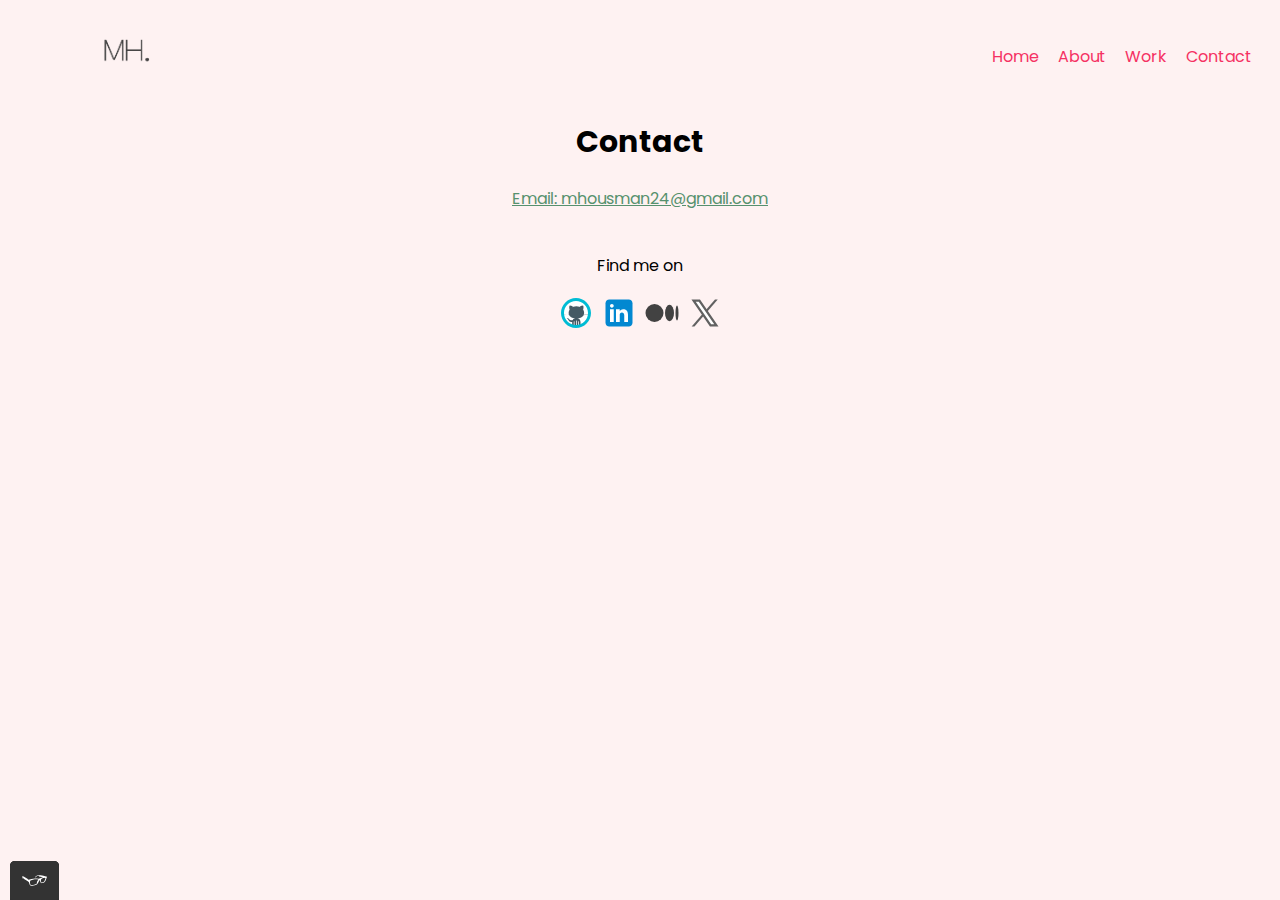
<file: contact.html>
<!DOCTYPE html>
<html lang="en">
  <head>
    <meta charset="UTF-8" />
    <meta http-equiv="X-UA-Compatible" content="IE=edge" />
    <meta name="viewport" content="width=device-width, initial-scale=1" />
    <title>Contact</title>
    <link rel="shortcut icon" href="img/icons8-star-32.png" />
    <a href="about.html"></a>
    <a href="contact.html"></a>
    <link rel="preconnect" href="https://fonts.googleapis.com" />
    <link rel="preconnect" href="https://fonts.gstatic.com" crossorigin />
    <link
      href="https://fonts.googleapis.com/css2?family=Lato:wght@100;400;700&family=Poppins:wght@100;400;700&display=swap"
      rel="stylesheet"
    />
    <link
      rel="stylesheet"
      type="text/css"
      href="https://necolas.github.io/normalize.css/8.0.1/normalize.css"
    />
    <link rel="stylesheet" type="text/css" href="css/style.production.css" />
  </head>
  <body>
    <header class="page-header">
      <img
        src="img/logo.png"
        height="60px"
        alt="logo"
        class="page-header__item"
      />
      <nav class="main-navigation page-header__item">
        <ul role="menubar" class="navigation-list">
          <li role="presentation">
            <a href="index.html" role="menuitem" class="navigation-list__item"
              >Home</a
            >
          </li>
          <li role="presentation">
            <a href="about.html" role="menuitem" class="navigation-list__item"
              >About</a
            >
          </li>
          <li role="presentation">
            <a href="work.html" role="menuitem" class="navigation-list__item"
              >Work</a
            >
          </li>
          <li role="presentation">
            <a
              href="contact.html"
              role="menuitem"
              class="navigation-list__item navigation-list__item--active"
              >Contact</a
            >
          </li>
        </ul>
      </nav>
    </header>
    <div class="contact">
      <h1>Contact</h1>
      <div>
        <a href="mailto:mhousman24@gmailcom" class="page-links"
          >Email: mhousman24@gmail.com</a
        >
        <br />
      </div>
    </div>
    <script src="js/tota11y.min.js"></script>
  </body>
  <footer class="page-footer">
    <br />

    <p>Find me on</p>
    <div class="social-media">
      <a href="https://github.com/madison24" target="_blank">
        <img src="img/github.svg" alt="Github" style="margin-right: 3px" />
      </a>
      <a
        href="https://www.linkedin.com/in/madison-housman-555b58285/"
        target="_blank"
      >
        <img src="img/linkedin.svg" alt="LinkedIn" style="margin-right: 3px" />
      </a>
      <a href="https://medium.com/@mhousman24" target="_blank">
        <img src="img/medium.svg" alt="Medium" style="margin-right: 3px" />
      </a>
      <a href="https://twitter.com/madisondev_" target="_blank">
        <img src="img/x.svg" alt="X" />
      </a>
    </div>
  </footer>
  <script src="js/tota11y.min.js"></script>
</html>
</file>
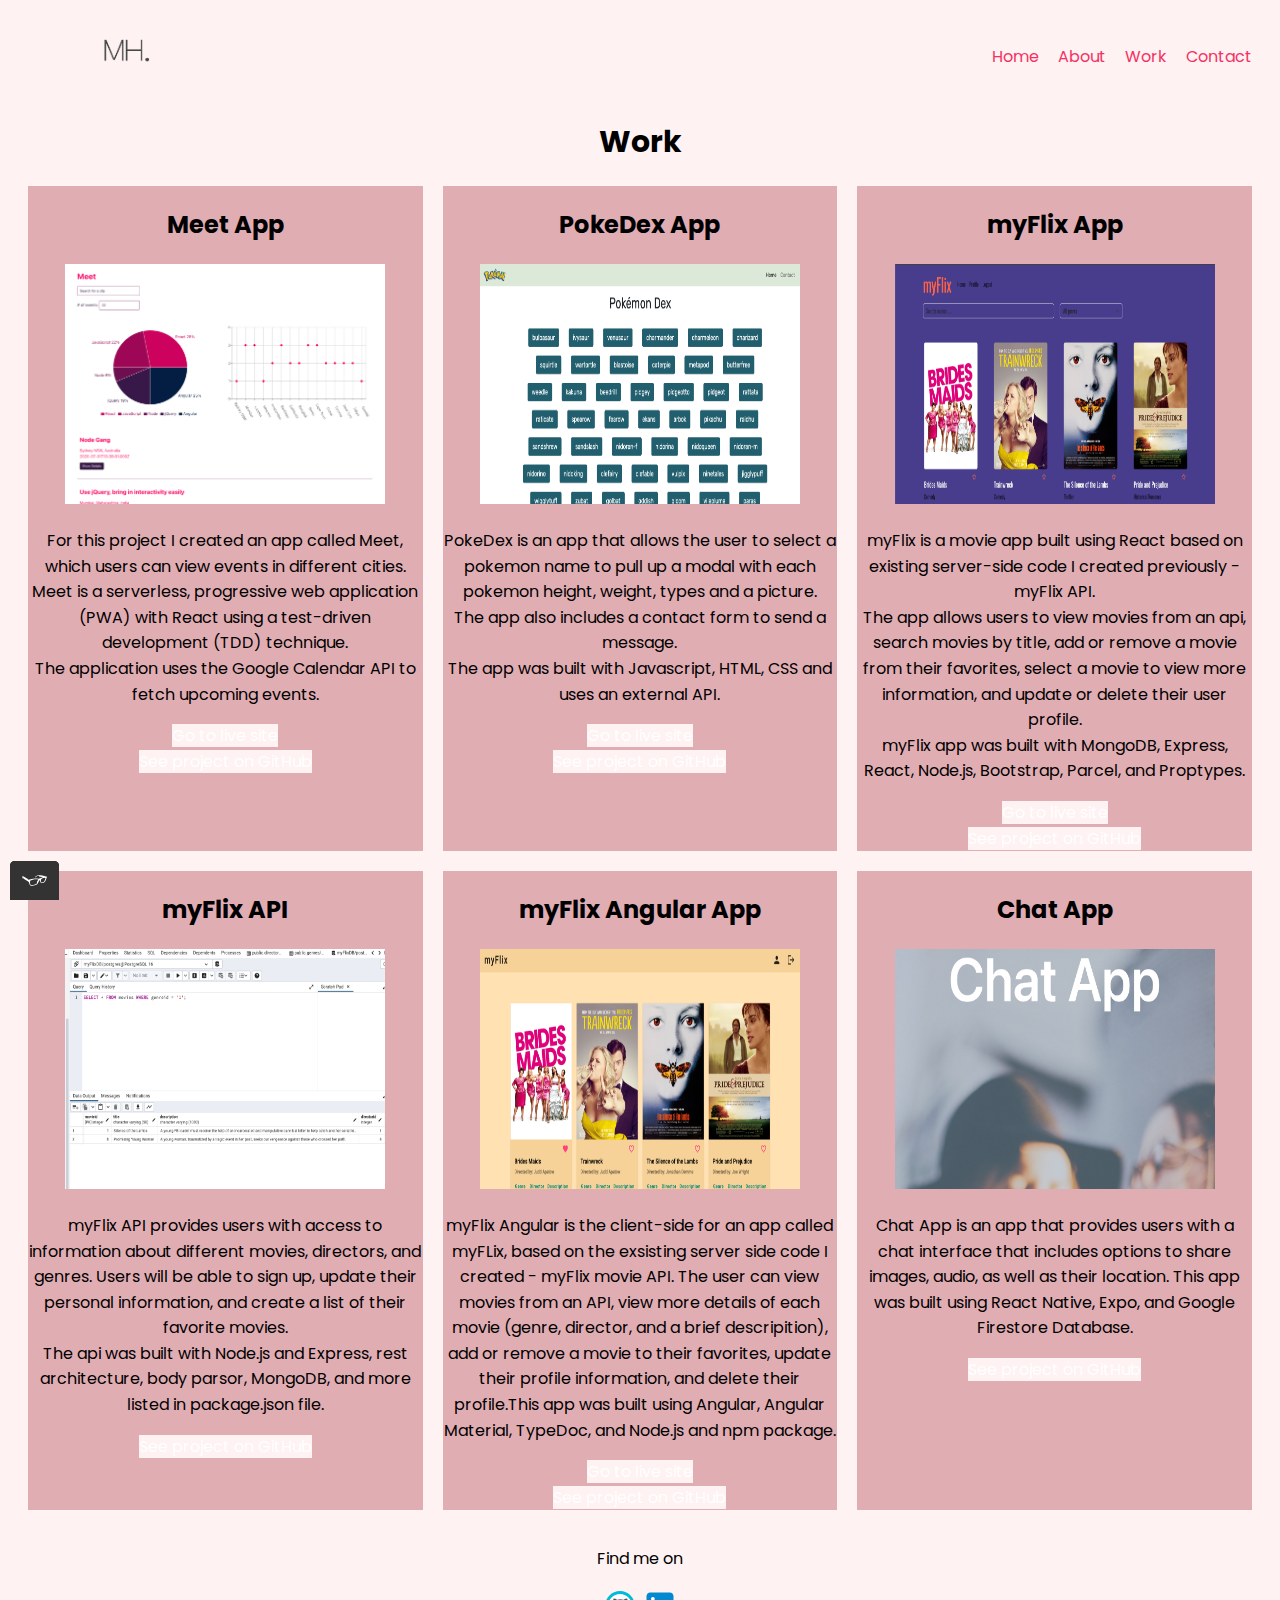
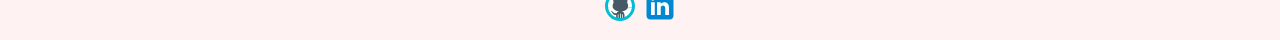
<file: work.html>
<!DOCTYPE html>
<html lang="en">
  <head>
    <meta charset="UTF-8" />
    <meta http-equiv="X-UA-Compatible" content="IE=edge" />
    <meta name="viewport" content="width=device-width, initial-scale=1" />
    <title>Work</title>
    <link rel="shortcut icon" href="img/icons8-star-32.png" />
    <a href="about.html"></a>
    <a href="contact.html"></a>
    <link rel="preconnect" href="https://fonts.googleapis.com" />
    <link rel="preconnect" href="https://fonts.gstatic.com" crossorigin />
    <link
      href="https://fonts.googleapis.com/css2?family=Lato:wght@100;400;700&family=Poppins:wght@100;400;700&display=swap"
      rel="stylesheet"
    />
    <link
      rel="stylesheet"
      type="text/css"
      href="https://necolas.github.io/normalize.css/8.0.1/normalize.css"
    />
    <link rel="stylesheet" type="text/css" href="css/style.production.css" />
  </head>
  <body>
    <header class="page-header">
      <img
        src="img/logo.png"
        height="60px"
        alt="logo"
        class="page-header__item"
      />
      <nav class="main-navigation page-header__item">
        <ul role="menubar" class="navigation-list">
          <li role="presentation">
            <a href="index.html" role="menuitem" class="navigation-list__item"
              >Home</a
            >
          </li>
          <li role="presentation">
            <a href="about.html" role="menuitem" class="navigation-list__item"
              >About</a
            >
          </li>
          <li role="presentation">
            <a
              href="work.html"
              role="menuitem"
              class="navigation-list__item navigation-list__item--active"
              >Work</a
            >
          </li>
          <li role="presentation">
            <a href="contact.html" role="menuitem" class="navigation-list__item"
              >Contact</a
            >
          </li>
        </ul>
      </nav>
    </header>
    <div>
      <h1 class="work-heading">Work</h1>
      <div class="grid">
        <div class="grid__item">
          <h2 class="grid__header">Meet App</h2>
          <img src="img/meetappscreenshot.png" height="240px" width="320px" />
          <p class="grid__content">
            For this project I created an app called Meet, which users can view
            events in different cities.
            <br />
            Meet is a serverless, progressive web application (PWA) with React
            using a test-driven development (TDD) technique.
            <br />
            The application uses the Google Calendar API to fetch upcoming
            events.
          </p>
          <a
            href="https://madison24.github.io/meet/"
            class="github-links"
            target="_blank"
            >Go to live site</a
          >
          <br />
          <a
            href="https://github.com/madison24/meet"
            class="github-links"
            target="_blank"
            >See project on GitHub</a
          >
        </div>
        <div class="grid__item">
          <h2 class="grid__header">PokeDex App</h2>
          <img src="img/pokedeximg.png" height="240px" width="320px" />
          <p class="grid__content">
            PokeDex is an app that allows the user to select a pokemon name to
            pull up a modal with each pokemon height, weight, types and a
            picture.
            <br />
            The app also includes a contact form to send a message.
            <br />
            The app was built with Javascript, HTML, CSS and uses an external
            API.
          </p>
          <a
            href="https://madison24.github.io/PokeDex-App/"
            class="github-links"
            target="_blank"
            >Go to live site</a
          >
          <br />
          <a
            href="https://github.com/madison24/PokeDex-App"
            class="github-links"
            target="_blank"
            >See project on GitHub</a
          >
        </div>
        <div class="grid__item">
          <h2 class="grid__header">myFlix App</h2>
          <img src="img/myflix app img.png" height="240px" width="320px" />
          <p class="grid__content">
            myFlix is a movie app built using React based on existing
            server-side code I created previously - myFlix API.
            <br />
            The app allows users to view movies from an api, search movies by
            title, add or remove a movie from their favorites, select a movie to
            view more information, and update or delete their user profile.
            <br />
            myFlix app was built with MongoDB, Express, React, Node.js,
            Bootstrap, Parcel, and Proptypes.
          </p>
          <a
            href="https://myflix-moviesapp.netlify.app/login"
            class="github-links"
            target="_blank"
            >Go to live site</a
          >
          <br />
          <a
            href="https://github.com/madison24/myFlix-client"
            class="github-links"
            target="_blank"
            >See project on GitHub</a
          >
        </div>
        <div class="grid__item">
          <h2 class="grid__header">myFlix API</h2>
          <img src="img/movieapiIMG.png" height="240px" width="320px" />
          <p class="grid__content">
            myFlix API provides users with access to information about different
            movies, directors, and genres. Users will be able to sign up, update
            their personal information, and create a list of their favorite
            movies.
            <br />
            The api was built with Node.js and Express, rest architecture, body
            parsor, MongoDB, and more listed in package.json file.
          </p>
          <a href="https://github.com/madison24/movieAPI" class="github-links"
            >See project on GitHub</a
          >
        </div>

        <div class="grid__item">
          <h2 class="grid__header">myFlix Angular App</h2>
          <img src="img/myFLixAngular.png" height="240px" width="320px" />

          <p class="grid__content">
            myFlix Angular is the client-side for an app called myFLix, based on
            the exsisting server side code I created - myFlix movie API. The
            user can view movies from an API, view more details of each movie
            (genre, director, and a brief descripition), add or remove a movie
            to their favorites, update their profile information, and delete
            their profile.This app was built using Angular, Angular Material,
            TypeDoc, and Node.js and npm package.
          </p>

          <a
            href="https://madison24.github.io/myFlixAngularClient/welcome"
            class="github-links"
            target="_blank"
            >Go to live site</a
          >
          <br />
          <a
            href="https://github.com/madison24/myFlixAngularClient"
            class="github-links"
            target="_blank"
            >See project on GitHub</a
          >
        </div>

        <div class="grid__item">
          <h2 class="grid__header">Chat App</h2>
          <img src="img/chatapp.PNG" height="240px" width="320px" />

          <p class="grid__content">
            Chat App is an app that provides users with a chat interface that
            includes options to share images, audio, as well as their location.
            This app was built using React Native, Expo, and Google Firestore
            Database.
          </p>
          <a
            href="https://github.com/madison24/chat-app"
            class="github-links"
            target="_blank"
            >See project on GitHub</a
          >
        </div>
      </div>
    </div>
    <script src="js/tota11y.min.js"></script>
  </body>
  <footer class="page-footer">
    <p>Find me on</p>
    <span>
      <a href="https://github.com/madison24" target="_blank">
        <img src="img/github.svg" alt="Github" />
      </a>
      <a
        href="https://www.linkedin.com/in/madison-housman-555b58285/"
        target="_blank"
      >
        <img src="img/linkedin.svg" alt="LinkedIn" />
      </a>
    </span>
  </footer>
  <script src="js/tota11y.min.js"></script>
</html>
</file>
<file: css/style.production.css>
/*
* Prefixed by https://autoprefixer.github.io
* PostCSS: v8.4.14,
* Autoprefixer: v10.4.7
* Browsers: last 4 version
*/

/*
Fonts used 
Lato 100,400,700
Poppins 100, 400, 700
 */
* {
  background-color: #fef2f2;
  -webkit-box-sizing: border-box;
  box-sizing: border-box;
}

body {
  font-family: "Poppins", "Lato", sans-serif;
  font-size: 16px;
  font-weight: 400;
  line-height: 1.6;
}
h1 {
  font-size: 30px;
  font-weight: 700;
}
h2 {
  font-size: 24px;
  font-weight: 700;
}
h3 {
  font-size: 18px;
  font-weight: 700;
}
a {
  -webkit-transition: opacity 0.2s;
  -o-transition: opacity 0.2s;
  transition: opacity 0.2s;
  text-decoration: none;
}
a:hover,
a:focus {
  opacity: 0.6;
}
.page-header {
  display: -webkit-box;
  display: -ms-flexbox;
  display: flex;
  width: 100%;
  padding: 20px;
}
.page-header__item {
  -webkit-box-flex: 0;
  -ms-flex: 0 1 200px;
  flex: 0 1 200px;
  height: 50px;
  width: 50px;
}
.page-header .page-header__item:last-child {
  -webkit-box-flex: 1;
  -ms-flex-positive: 1;
  flex-grow: 1;
  text-align: right;
}
.navigation-list {
  list-style-type: none;
}
.navigation-list li {
  display: inline-block;
  margin-left: 15px;
}
.navigation-list__item {
  color: #f53163;
}
.profile {
  max-width: 700px;
  margin: 0 auto;
}
.profile__portrait {
  float: left;
  width: 250px;
  height: 250px;
  margin-right: 40px;
  border-radius: 50%;
}
.page-links {
  text-decoration: underline;
  color: #56916e;
}
.about-me__container {
  max-width: 700px;
  margin: 0 auto;
  text-align: center;
}
table {
  max-width: 700px;
  margin: 0 auto;
}
.chicago {
  -webkit-box-pack: center;
  -ms-flex-pack: center;
  justify-content: center;
  display: -webkit-box;
  display: -ms-flexbox;
  display: flex;
}
@-webkit-keyframes color-change {
  from {
    fill: #edc655;
  }
  to {
    fill: #f76414;
  }
}
@keyframes color-change {
  from {
    fill: #edc655;
  }
  to {
    fill: #f76414;
  }
}
#path100 {
  -webkit-animation: 3s color-change infinite alternate linear;
  animation: 3s color-change infinite alternate linear;
}
.work-heading {
  text-align: center;
}
.grid {
  display: -ms-grid;
  display: grid;
  -ms-grid-columns: 1fr 20px 1fr 20px 1fr;
  grid-template-columns: 1fr 1fr 1fr;
  grid-gap: 20px;
  margin: 20px;
  margin-right: 20px;
}
.grid__item {
  background-color: #e0adb3;
  text-align: center;
}
.grid__header {
  background-color: #e0adb3;
  text-align: center;
}
.grid__content {
  background-color: #e0adb3;
  text-align: center;
}
.github-links {
  color: #ffffff;
}

.contact {
  max-width: 700px;
  margin: 0 auto;
  text-align: center;
}
form {
  font-variant: small-caps;
}
.button-cv {
  -webkit-box-pack: center;
  -ms-flex-pack: center;
  justify-content: center;
  display: -webkit-box;
  display: -ms-flexbox;
  display: flex;
}
button {
  background-color: #c76873;
  color: #ffffff;
  border: none;
  font-family: inherit;
  text-decoration: none;
  padding: 10px;
  border-radius: 3px;
  border-bottom: 2px solid rgba(0, 0, 0, 0.3);
  -webkit-transition: opacity 0.2s;
  -o-transition: opacity 0.2s;
  transition: opacity 0.2s;
}
.button {
  background-color: #c76873;
  color: #ffffff;
  border: none;
  font-family: inherit;
  text-decoration: none;
  padding: 10px;
  border-radius: 3px;
  border-bottom: 2px solid rgba(0, 0, 0, 0.3);
  -webkit-transition: opacity 0.2s;
  -o-transition: opacity 0.2s;
  transition: opacity 0.2s;
}
button:hover,
button:focus,
.button:hover,
.button:focus {
  cursor: pointer;
  opacity: 0.8;
}
.page-footer {
  clear: both;
  display: -webkit-box;
  display: -ms-flexbox;
  display: flex;
  -webkit-box-orient: vertical;
  -webkit-box-direction: normal;
  -ms-flex-direction: column;
  flex-direction: column;
  text-align: center;
}
@media all and (max-width: 500px) {
  .grid {
    -ms-grid-columns: 1fr;
    grid-template-columns: 1fr;
  }
}
@media all and (min-width: 500px) and (max-width: 750px) {
  .grid {
    -ms-grid-columns: 1fr 20px 1fr;
    grid-template-columns: 1fr 1fr;
  }
}
@media all and (max-width: 750px) {
  .grid {
    grid-gap: 10px;
  }
  .grid__item:last-child {
    grid-column: auto / auto;
    grid-row: auto / auto;
  }
  h1 {
    font-size: 22px;
  }
}
</file>
